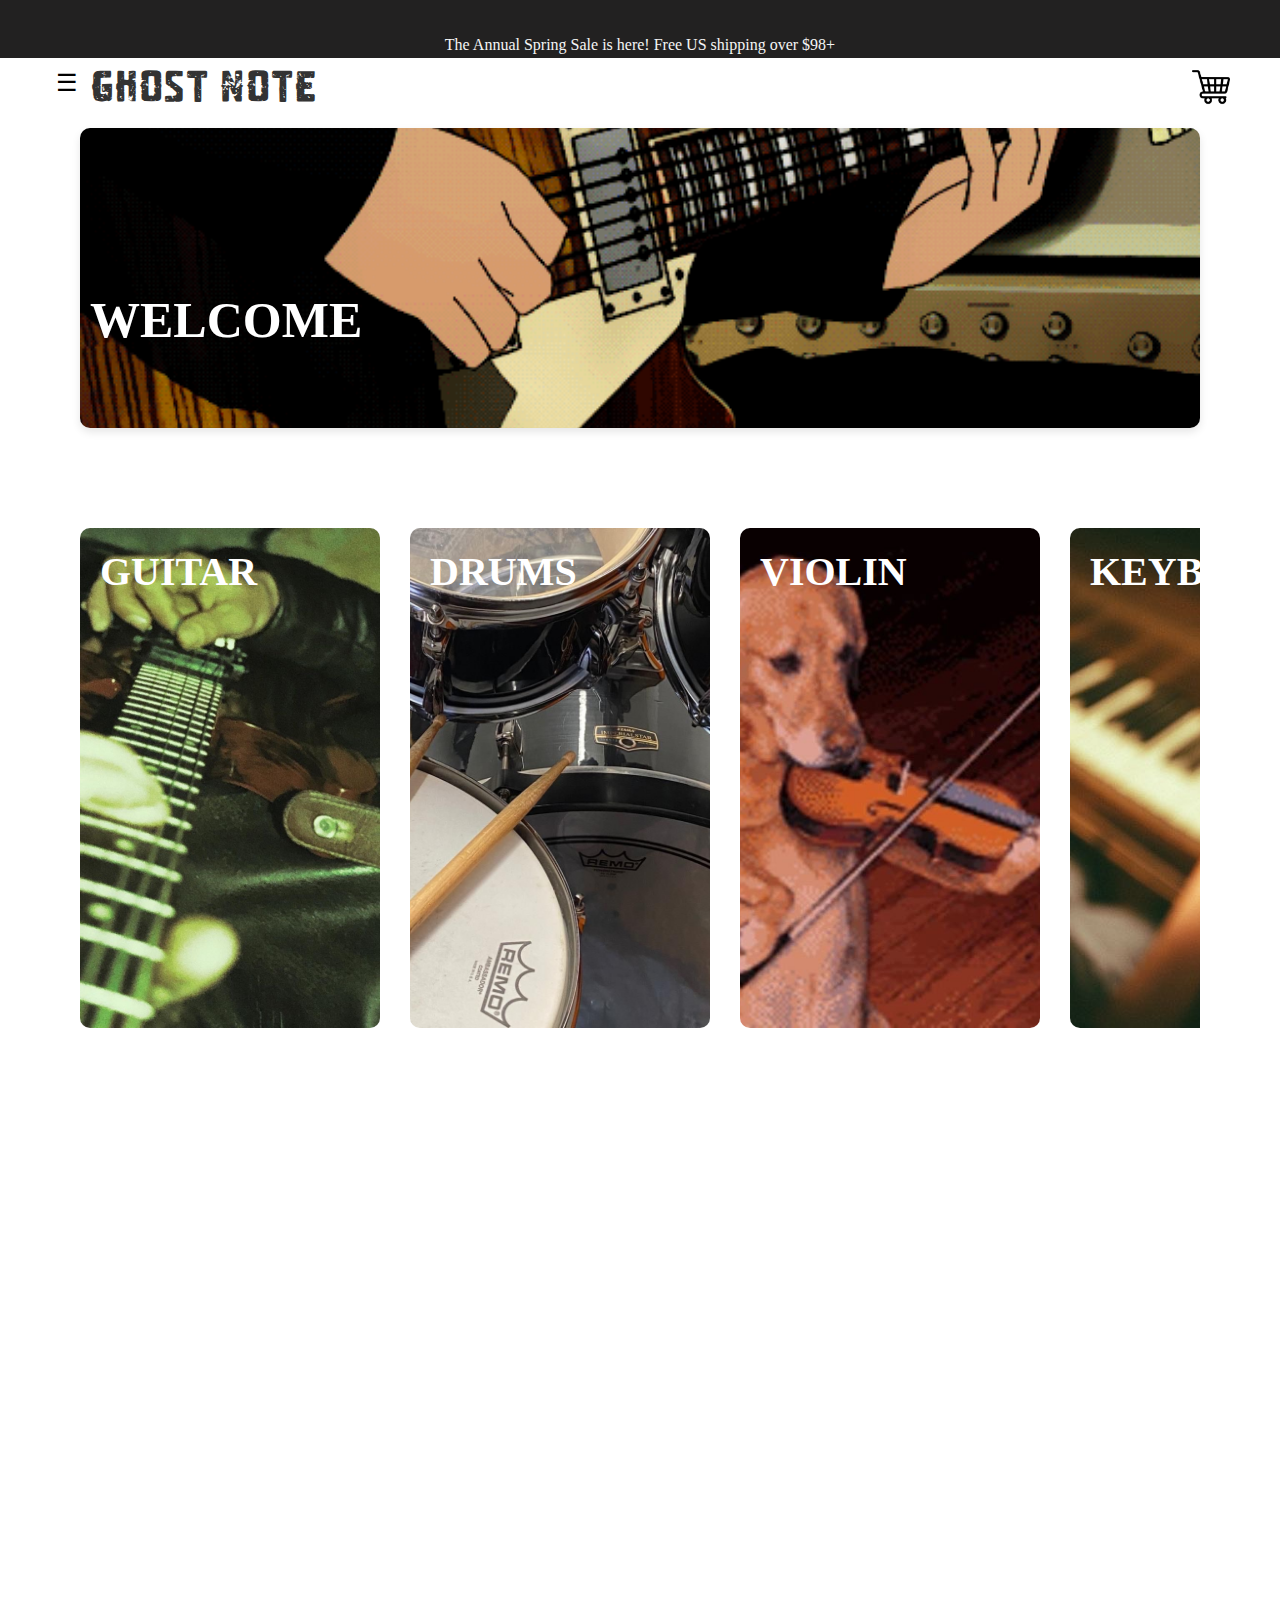
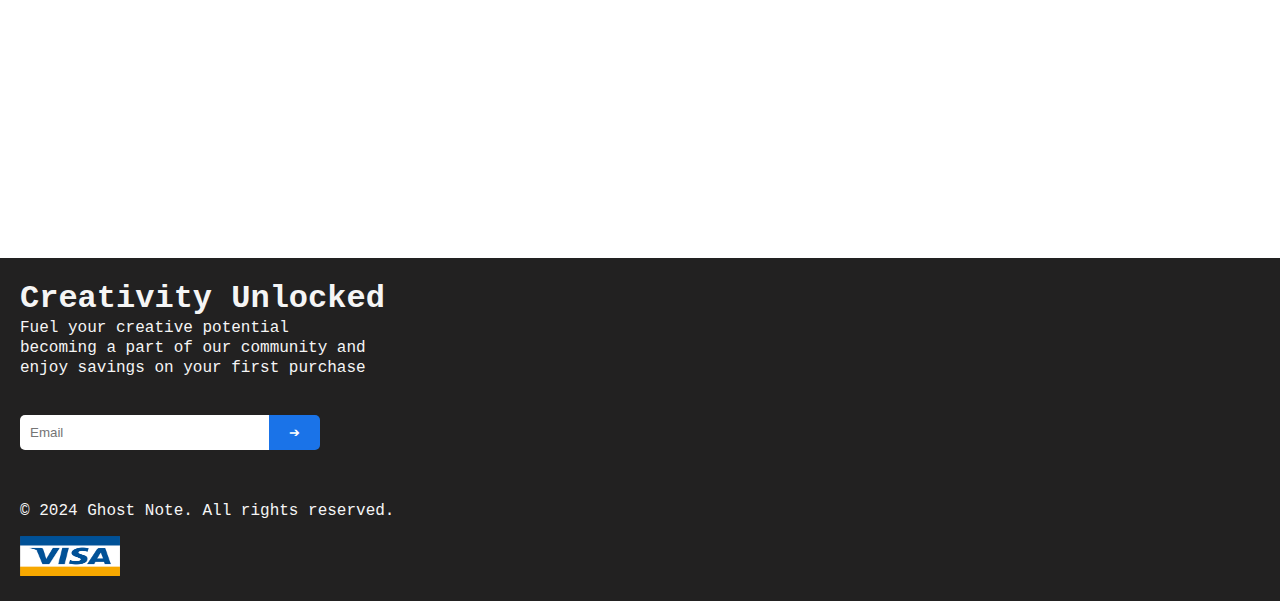
<file: index.html>
<!DOCTYPE html>
<html lang="en">
<head>
    <meta charset="UTF-8">
    <meta name="viewport" content="width=device-width, initial-scale=1.0">
    <title>Ghost Note</title>
    <link rel="stylesheet" href="style.css">
    <link rel="stylesheet" href="header_footer.css">
    <link rel="stylesheet" href="nav.css">
    <link rel="stylesheet" href="font.css">
    <link rel="stylesheet" href="sidebar.css">
    <link rel="stylesheet" href="product_promo.css">
    <link rel="stylesheet" href="categories.css">

</head>
<body>
    <div id="header">
        <p>The Annual Spring Sale is here! Free US shipping over $98+</p>
    </div>
    <div id="sidebar" class="sidebar">
        <div class="sidebar-header">
            <a href="index.html" class="sidebar-home-link">GHOST NOTE</a>
            <button class="close-button" onclick="closeSidebar()" style="color: #333;">X</button>
        </div>
        <ul id="categoryContainer"></ul>
           
        </div>
    <div id="main">
        <button class="hamburger" onclick="toggleMenu()">☰</button>
        <a href="index.html" class="home-link">GHOST NOTE</a>
        <a href="cart.html" class="cart-link"><img src="shopping-cart.png" alt="Cart"></a>
        <div id="promo-box" class="promo-box">
            <h2 id="category-header">WELCOME</h2>
            <img src="landing.gif" alt="Promotional Image" style="width: 100%; height: auto;">
        </div>
        
        <div id="categoryList"> 
            

        </div>
        <div id="BX">
            <ul>
                <li class="product-card">
                    <img src="IMG_2922.jpeg" alt="Guitar">
                    <p>GUITAR</p>
                </li>
                <li class="product-card">
                    <img src="IMG_2924.jpeg" alt="Drums">
                    <p>DRUMS</p>
                </li>
                <li class="product-card">
                    <img src="IMG_2925.jpeg" alt="Guitar">
                    <p>VIOLIN</p>
                </li>
                <li class="product-card">
                    <img src="IMG_2923.jpeg" alt="Guitar">
                    <p>KEYBOARD</p>
                </li>
                <li class="product-card">
                    <img src="IMG_2926.jpeg" alt="Guitar">
                    <p>ACCESSORIES</p>
                </li>
            </ul>
        </div>
        
    </div>
    
    <div id="footer">
        <div id="emailform">
            <h1>Creativity Unlocked</h1>
            <p>Fuel your creative potential</p>
            <p> becoming a part of our community and </p>
            <p>enjoy savings on your first purchase</p>
            <br>
            <br>
            <form action="/subscribe" method="post">
                <div class="email-form-group">
                    <input type="email" name="email" placeholder="Email" required>
                    <button type="submit">➔</button>
                </div>
            </form>
        </div>
        <br>
        <br>
        <div class="footer-content">
            <p>© 2024 Ghost Note. All rights reserved.</p>
            <div class="right-links">
                <img src="visa.jpg" alt="Your Image Description" class="footer-image" />
            </div>
        </div>
        
    </body>
    </div>
    <script src="script.js"></script>
    <script src="categories.js"></script>
    <script src="products.js"></script>
    <script src="cart.js"></script>
</body>
</html>
</file>
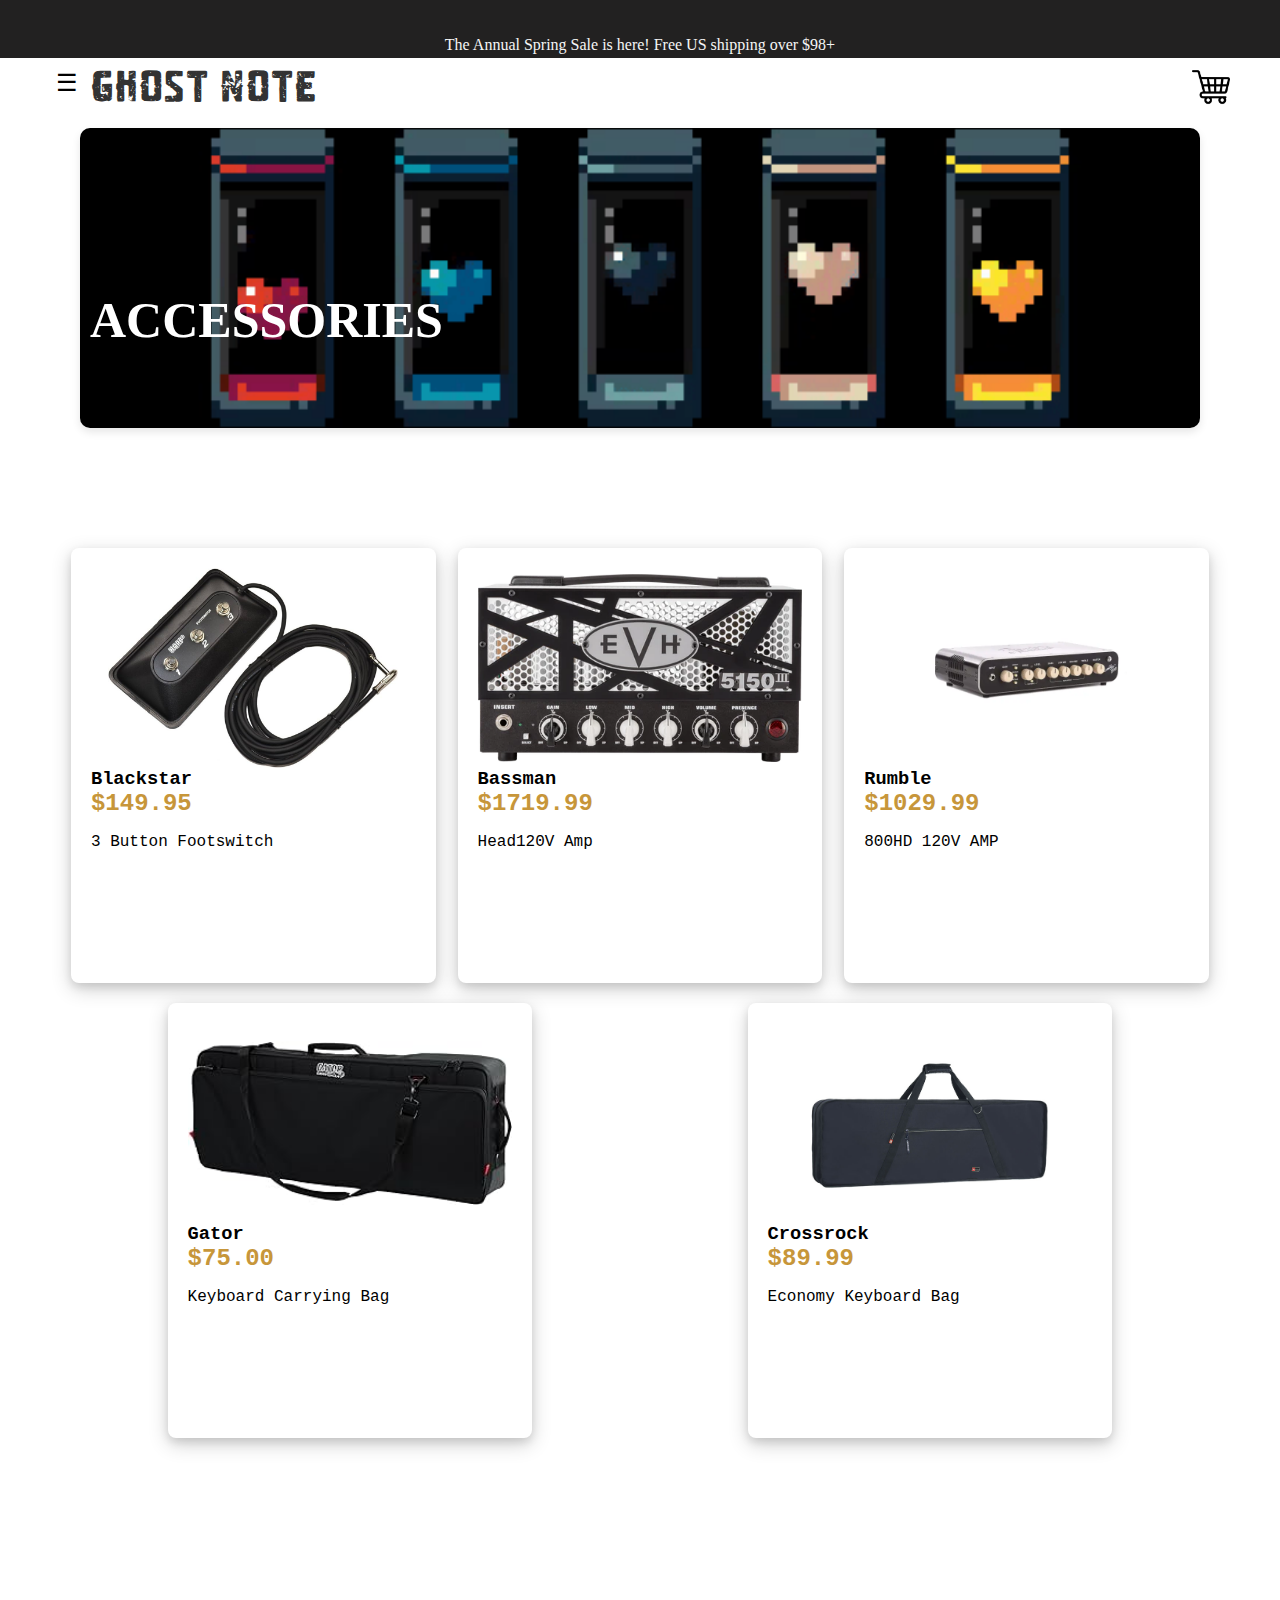
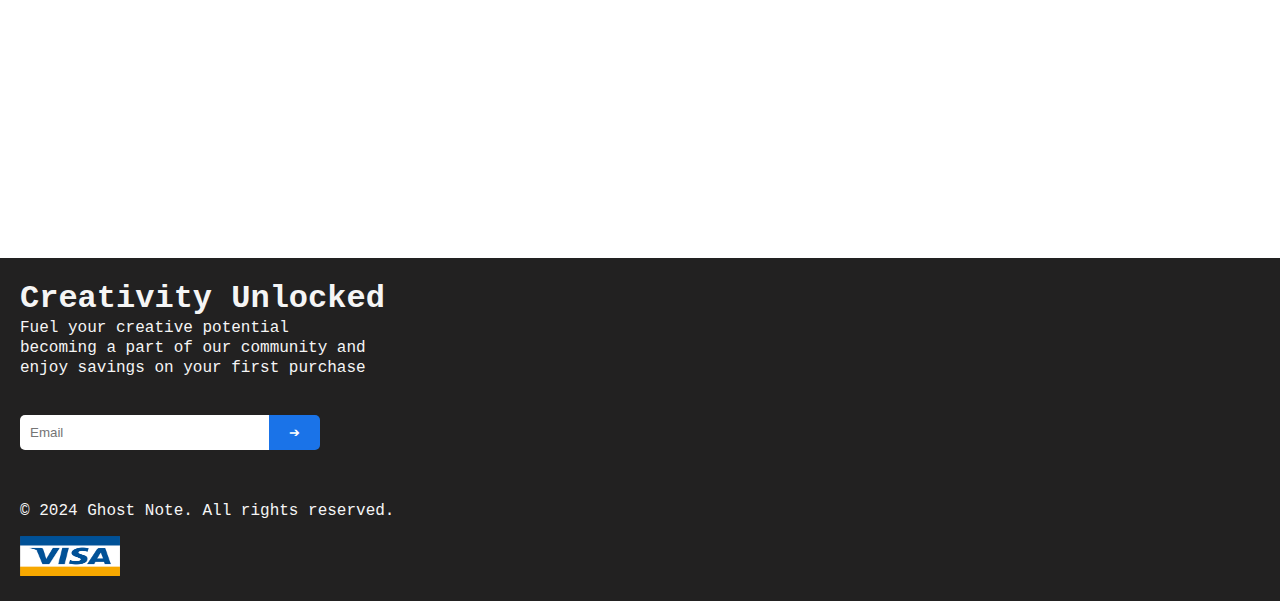
<file: accessories.html>
<!DOCTYPE html>
<html lang="en">
<head>
    <meta charset="UTF-8">
    <meta name="viewport" content="width=device-width, initial-scale=1.0">
    <title>Ghost Note - Accessories</title>
    <link rel="stylesheet" href="style.css">
    <link rel="stylesheet" href="header_footer.css">
    <link rel="stylesheet" href="nav.css">
    <link rel="stylesheet" href="font.css">
    <link rel="stylesheet" href="sidebar.css">
    <link rel="stylesheet" href="product_promo.css">
    <link rel="stylesheet" href="categories.css">
    <link rel="stylesheet" href="newpage.css">
</head>
<body>
    <div id="header">
        <p>The Annual Spring Sale is here! Free US shipping over $98+</p>
    </div>
    <div id="sidebar" class="sidebar">
        <div class="sidebar-header">
            <a href="index.html" class="sidebar-home-link">GHOST NOTE</a>
            <button class="close-button" onclick="closeSidebar()">X</button>
        </div>
        <ul id="categoryContainer"> </ul>
    </div>
    <div id="main">
        <button class="hamburger" onclick="toggleMenu()">☰</button>
        <a href="index.html" class="home-link">GHOST NOTE</a>
        <a href="cart.html" class="cart-link"><img src="shopping-cart.png" alt="Cart"></a>
        <div id="promo-box" class="promo-box">
            <h2 id="category-header">ACCESSORIES</h2>
            <img src="accessories.GIF" alt="Promotional Image" style="width: 100%; height: auto;">
        </div>

        <div class="card-container">
            <div class="card" onclick="goToProduct('blackstar.html')">
                <img src="blackstar.jpg" alt="blackstar">
                <h3>Blackstar</h3>
                <h2>$149.95</h2>
                <p>3 Button Footswitch</p>
                <button class="add-to-cart" onclick="addToCart({ id: 'AC75', name: 'Blackstar', price: 14995 })">Add to Cart</button>
            </div>
            <div class="card" onclick="addToCart({ id: 'AC76', name: 'Bassman', price: 171999 })">
                <img src="bassman.jpg" alt="blackstar">
                <h3>Bassman</h3>
                <h2>$1719.99</h2>
                <p>Head120V Amp</p>
                <button class="add-to-cart">Add to Cart</button>
            </div>
            <div class="card" onclick="addToCart({ id: 'AC77', name: 'Rumble', price: 102999 })">
                <img src="rumble1.jpg" alt="blackstar">
                <h3>Rumble</h3>
                <h2>$1029.99</h2>
                <p>800HD 120V AMP</p>
                <button class="add-to-cart">Add to Cart</button>
            </div>
            <div class="card" onclick="addToCart({ id: 'AC78', name: 'Gator', price: 7500 })">
                <img src="gator.jpg" alt="blackstar">
                <h3>Gator</h3>
                <h2>$75.00</h2>
                <p>Keyboard Carrying Bag</p>
                <button class="add-to-cart">Add to Cart</button>
            </div>
            <div class="card" onclick="addToCart({ id: 'AC79', name: 'Crossrock', price: 8999 })">
                <img src="crossrock.jpg" alt="blackstar">
                <h3>Crossrock</h3>
                <h2>$89.99</h2>
                <p>Economy Keyboard Bag</p>
                <button class="add-to-cart">Add to Cart</button>
            </div>
        </div>
        
            
        </div>
        
        <div id="categoryList"> </div>
    </div>
    
    <div id="footer">
        <div id="emailform">
            <h1>Creativity Unlocked</h1>
            <p>Fuel your creative potential</p>
            <p> becoming a part of our community and </p>
            <p>enjoy savings on your first purchase</p>
            <br>
            <br>
            <form action="/subscribe" method="post">
                <div class="email-form-group">
                    <input type="email" name="email" placeholder="Email" required>
                    <button type="submit">➔</button>
                </div>
            </form>
        </div>
        <br>
        <br>
        <div class="footer-content">
            <p>© 2024 Ghost Note. All rights reserved.</p>
            <img src="visa.jpg" alt="Your Image Description" class="footer-image" />
        </div>
    </div>
    <script src="script.js"></script>
    <script src="products.js"></script>
    <script src="categories.js"></script>
    <script src="cart.js"></script>
    <script>    
             function goToProduct(productPage) {
            window.location.href = productPage;
        }
        
    </script>
    
    
</body>
</html>
</file>
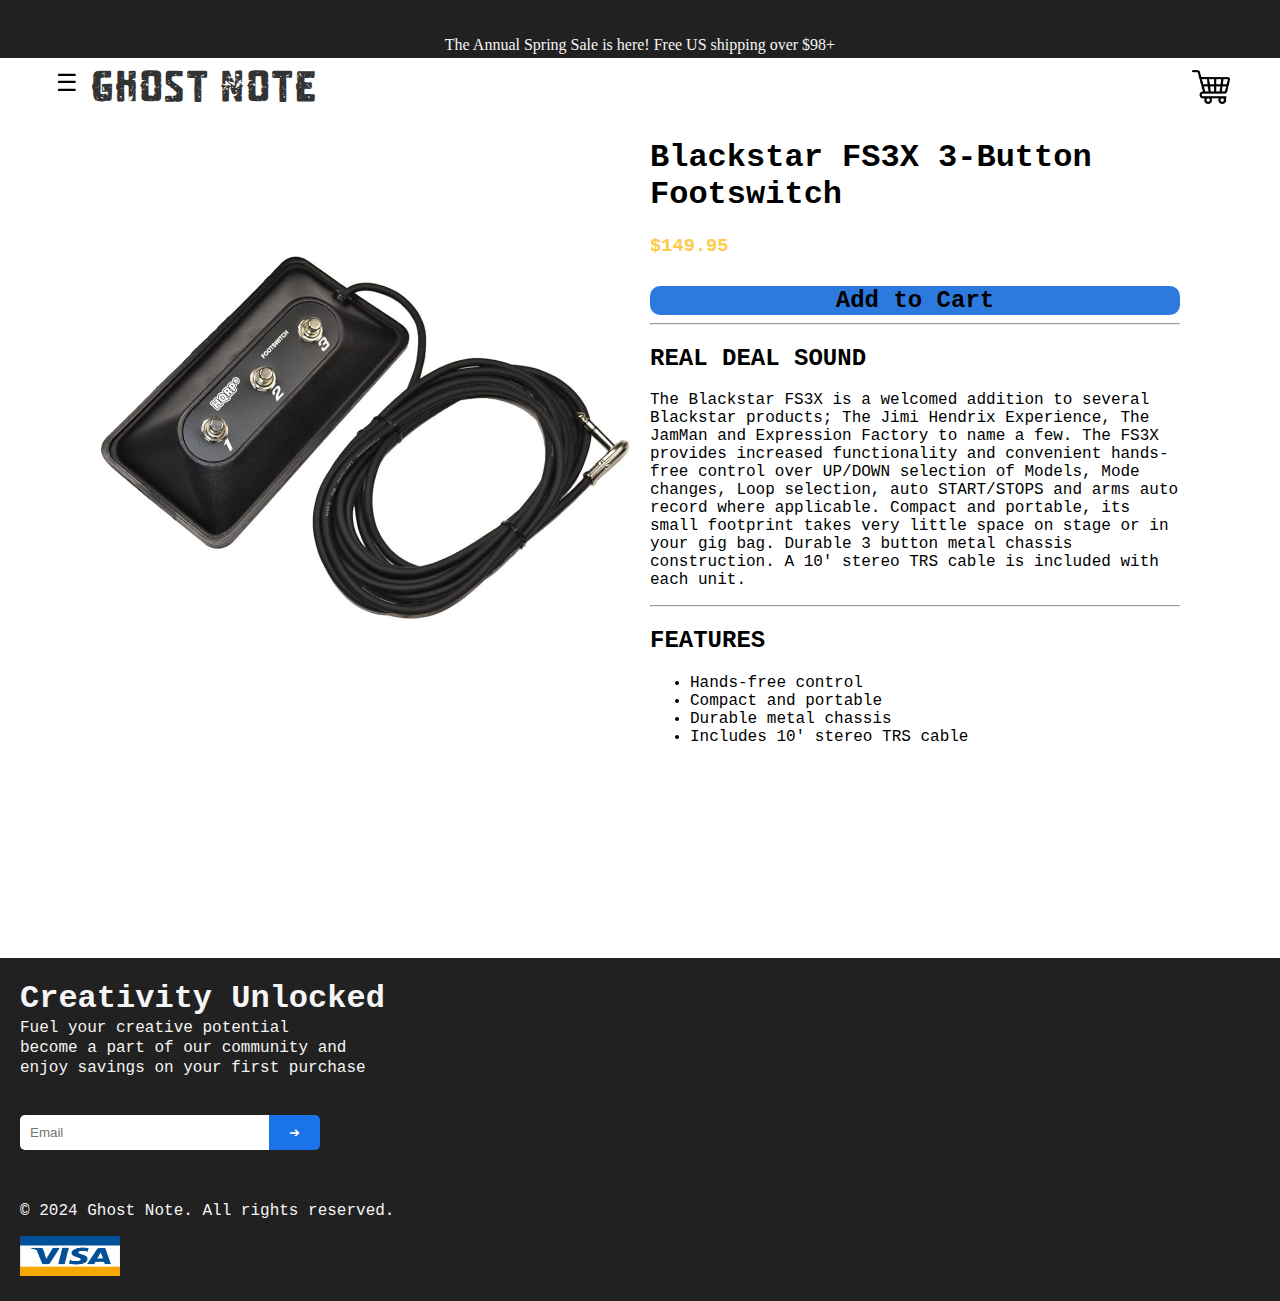
<file: blackstar.html>
<!DOCTYPE html>
<html lang="en">
<head>
    <meta charset="UTF-8">
    <meta name="viewport" content="width=device-width, initial-scale=1.0">
    <title>Ghost Note - Blackstar</title>
    <link rel="stylesheet" href="style.css">
    <link rel="stylesheet" href="header_footer.css">
    <link rel="stylesheet" href="nav.css">
    <link rel="stylesheet" href="font.css">
    <link rel="stylesheet" href="sidebar.css">
    <link rel="stylesheet" href="categories.css">
</head>
<body>
    <div id="header">
        <p>The Annual Spring Sale is here! Free US shipping over $98+</p>
    </div>
    <div id="sidebar" class="sidebar">
        <div class="sidebar-header">
            <a href="index.html" class="sidebar-home-link">GHOST NOTE</a>
            <button class="close-button" onclick="closeSidebar()">X</button>
        </div>
        <ul id="categoryContainer"> </ul>
    </div>
    <div id="main">
        <button class="hamburger" onclick="toggleMenu()">☰</button>
        <a href="index.html" class="home-link">GHOST NOTE</a>
        <a href="cart.html" class="cart-link"><img src="shopping-cart.png" alt="Cart"></a>
        <div id="Fender">
            <div class="image-container">
                <img src="blackstar.jpg" alt="BlackStar">
            </div>
            <div class="info-container">
                <h1>Blackstar FS3X 3-Button Footswitch 
                </h1>
                <h3>$149.95</h3>
                <button class="add-to-cart" id="fdbut">Add to Cart</button>
                <hr>
                <h2>REAL DEAL SOUND</h2>
                <p>The Blackstar FS3X is a welcomed addition to several Blackstar products; The Jimi Hendrix Experience, The JamMan and Expression Factory to name a few.
                The FS3X provides increased functionality and convenient hands-free control over UP/DOWN selection of Models, Mode changes, Loop selection, auto START/STOPS and arms auto record where applicable. Compact and portable, its small footprint takes very little space on stage or in your gig bag. Durable 3 button metal chassis construction. A 10′ stereo TRS cable is included with each unit.</p>
                <hr>
                <h2>FEATURES</h2>
                <ul>
                    <li>Hands-free control</li>
                    <li>Compact and portable</li>
                    <li>Durable metal chassis</li>
                    <li>Includes 10′ stereo TRS cable</li>
                </ul>
            </div>
        </div>
        
        <div id="categoryList"> </div>
    </div>
    
    <div id="footer">
        <div id="emailform">
            <h1>Creativity Unlocked</h1>
            <p>Fuel your creative potential</p>
            <p>become a part of our community and</p>
            <p>enjoy savings on your first purchase</p>
            <br>
            <br>
            <form action="/subscribe" method="post">
                <div class="email-form-group">
                    <input type="email" name="email" placeholder="Email" required>
                    <button type="submit">➔</button>
                </div>
            </form>
        </div>
        <br>
        <br>
        <div class="footer-content">
            <p>© 2024 Ghost Note. All rights reserved.</p>
            <img src="visa.jpg" alt="Your Image Description" class="footer-image" />
        </div>
    </div>
    <script src="script.js"></script>
    <script src="products.js"></script>
    <script src="categories.js"></script>
    <script src="cart.js"></script>
<style>
#main{
    height: 100%;
}
#Fender {
    font-family: 'Courier New', Courier, monospace;
    padding: 40px;
    overflow: hidden; 
    display: flex; 
    align-items: center; 
}

.image-container {
    flex: 1; 
    text-align: center; 
    padding-right: 20px; 
}

.image-container img {
    max-width: 100%; 
    height: auto; 
}

.info-container {
    flex: 1;
}

.info-container h3{
    color: #ffca45;
}

#fdbut {
    background-color: #2d7adf;
    height: 15%;
    width: 100%;
    border-radius: 10px;
    border: none;
    font-size: 24px;
    font-family: 'Courier New', Courier, monospace;
    font-weight: bold;
    margin-top: 10px;
}

</style>
</body>
</html>
</file>
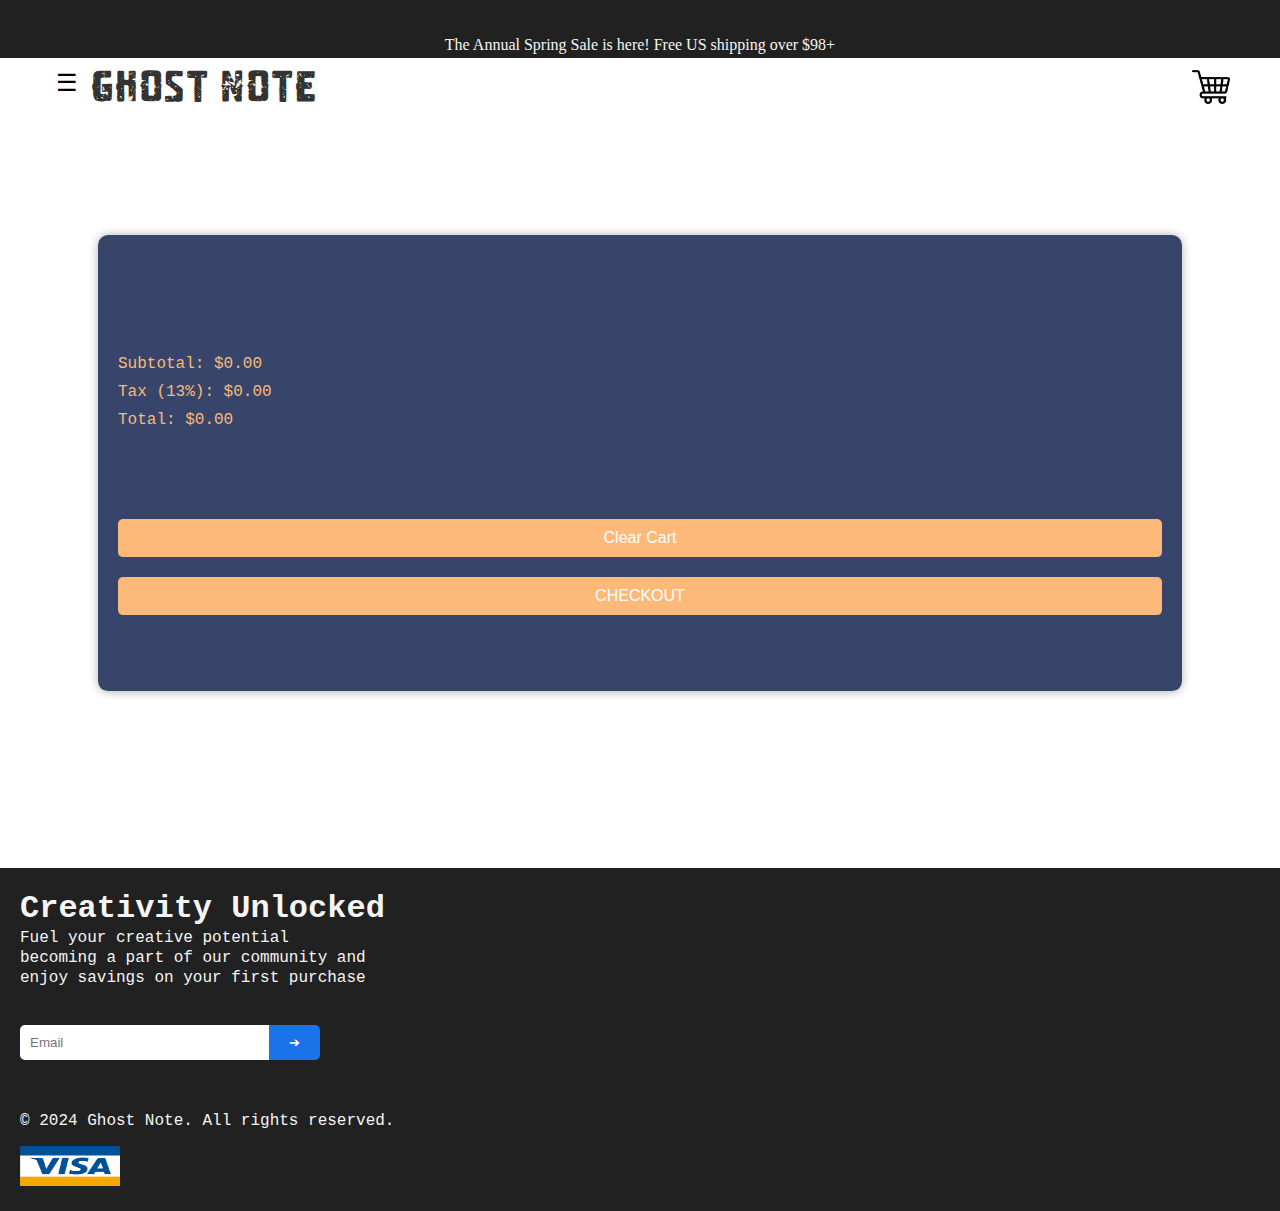
<file: cart.html>
<!DOCTYPE html>
<html lang="en">
<head>
    <meta charset="UTF-8">
    <meta name="viewport" content="width=device-width, initial-scale=1.0">
    <title>Ghost Note - Cart</title>
    <link rel="stylesheet" href="style.css">
    <link rel="stylesheet" href="header_footer.css">
    <link rel="stylesheet" href="nav.css">
    <link rel="stylesheet" href="font.css">
    <link rel="stylesheet" href="sidebar.css">
    <link rel="stylesheet" href="product_promo.css">
    <link rel="stylesheet" href="categories.css">
    <link rel="stylesheet" href="cart.css">
</head>
<body>
    <div id="header">
        <p>The Annual Spring Sale is here! Free US shipping over $98+</p>
    </div>
    <div id="sidebar" class="sidebar">
        <div class="sidebar-header">
            <a href="index.html" class="sidebar-home-link">GHOST NOTE</a>
            <button class="close-button" onclick="closeSidebar()">X</button>
        </div>
        <ul id="categoryContainer"> </ul>
    </div>

    
    <div id="main">
        <button class="hamburger" onclick="toggleMenu()">☰</button>
        <a href="index.html" class="home-link">GHOST NOTE</a>
        <a href="cart.html" class="cart-link"><img src="shopping-cart.png" alt="Cart"></a>
        
        <div id="main">
            <!-- Sidebar, header, and other elements -->
            <div id="summary">
                <div id="cart-items" class="cart-items">
                    <!-- Cart items will be dynamically added here -->
                </div>
                <div id="subtotal">Subtotal: $0.00</div>
                <div id="tax">Tax (13%): $0.00</div>
                <div id="total">Total: $0.00</div>
                <button id="clear-cart-button" onclick="clearCart()">Clear Cart</button>
                <button id="checkout-button" onclick="checkout()">CHECKOUT</button>
            </div>
        </div>
        
        
        <div id="categoryList"> </div>
    </div>
    <div id="footer">
        <div id="emailform">
            <h1>Creativity Unlocked</h1>
            <p>Fuel your creative potential</p>
            <p> becoming a part of our community and </p>
            <p>enjoy savings on your first purchase</p>
            <br>
            <br>
            <form action="/subscribe" method="post">
                <div class="email-form-group">
                    <input type="email" name="email" placeholder="Email" required>
                    <button type="submit">➔</button>
                </div>
            </form>
        </div>
        <br>
        <br>
        <div class="footer-content">
            <p>© 2024 Ghost Note. All rights reserved.</p>
            <img src="visa.jpg" alt="Your Image Description" class="footer-image" />
        </div>
    </div>
    <script src="cart.js"></script>
    <script src="script.js"></script>
</body>
</html>
</file>
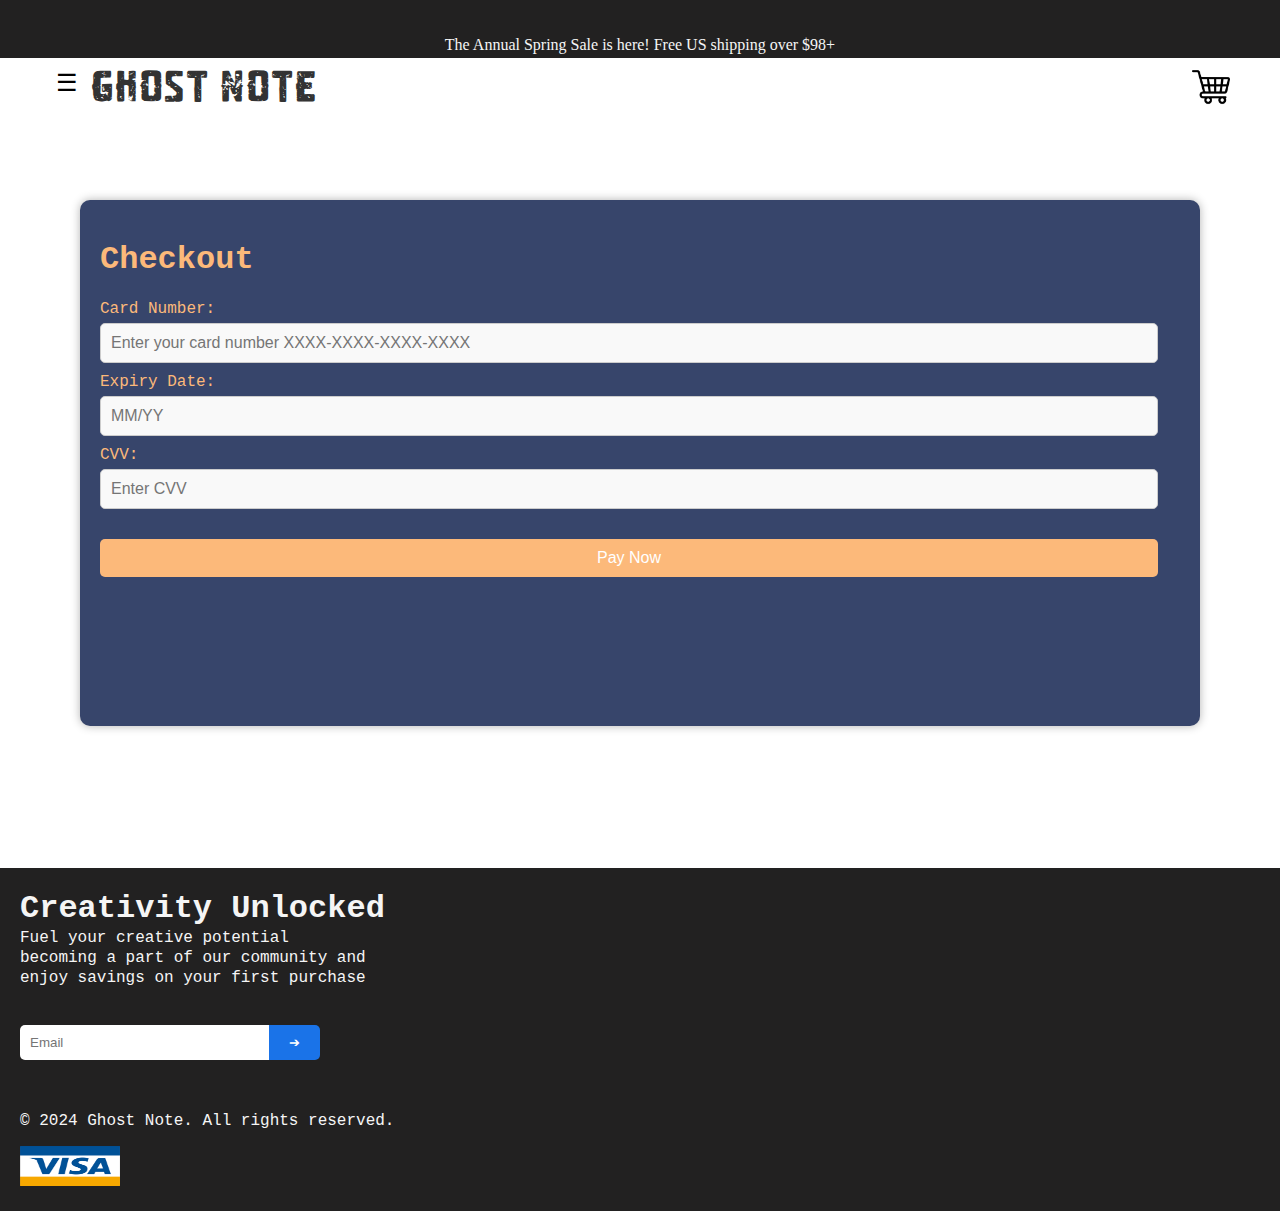
<file: checkout.html>
<!DOCTYPE html>
<html lang="en">
<head>
    <meta charset="UTF-8">
    <meta name="viewport" content="width=device-width, initial-scale=1.0">
    <title>Ghost Note - checkout</title>
    <link rel="stylesheet" href="style.css">
    <link rel="stylesheet" href="header_footer.css">
    <link rel="stylesheet" href="nav.css">
    <link rel="stylesheet" href="font.css">
    <link rel="stylesheet" href="sidebar.css">
    <link rel="stylesheet" href="product_promo.css">
    <link rel="stylesheet" href="categories.css">
    <link rel="stylesheet" href="cart.css">
    <link rel="stylesheet" href="checkout.css">
</head>
<body>
    <div id="header">
        <p>The Annual Spring Sale is here! Free US shipping over $98+</p>
    </div>
    <div id="sidebar" class="sidebar">
        <div class="sidebar-header">
            <a href="index.html" class="sidebar-home-link">GHOST NOTE</a>
            <button class="close-button" onclick="closeSidebar()">X</button>
        </div>
        <ul id="categoryContainer"> </ul>
    </div>

    
    <div id="main">
        <button class="hamburger" onclick="toggleMenu()">☰</button>
        <a href="index.html" class="home-link">GHOST NOTE</a>
        <a href="cart.html" class="cart-link"><img src="shopping-cart.png" alt="Cart"></a>
         
        <div id="summary">
            <h1>Checkout</h1>
            <form id="payment-form">
                <label for="card-number">Card Number:</label>
                <input type="text" id="card-number" name="card-number" required pattern="\d{16}" maxlength="16" placeholder="Enter your card number XXXX-XXXX-XXXX-XXXX">
                <span class="error-message" id="card-number-error"></span>

                <label for="expiry-date">Expiry Date:</label>
                <input type="text" id="expiry-date" name="expiry-date" required pattern="(0[1-9]|1[0-2])\/\d{2}" placeholder="MM/YY">
                <span class="error-message" id="expiry-date-error"></span>

                <label for="cvv">CVV:</label>
                <input type="text" id="cvv" name="cvv" required pattern="\d{3}" maxlength="3" placeholder="Enter CVV">
                <span class="error-message" id="cvv-error"></span>

                <button type="submit">Pay Now</button>
            </form>
        </div>

        
        
        <div id="categoryList"> </div>
    </div>
    <div id="footer">
        <div id="emailform">
            <h1>Creativity Unlocked</h1>
            <p>Fuel your creative potential</p>
            <p> becoming a part of our community and </p>
            <p>enjoy savings on your first purchase</p>
            <br>
            <br>
            <form action="/subscribe" method="post">
                <div class="email-form-group">
                    <input type="email" name="email" placeholder="Email" required>
                    <button type="submit">➔</button>
                </div>
            </form>
        </div>
        <br>
        <br>
        <div class="footer-content">
            <p>© 2024 Ghost Note. All rights reserved.</p>
            <img src="visa.jpg" alt="Your Image Description" class="footer-image" />
        </div>
    </div>
    <script src="cart.js"></script>
    <script src="script.js"></script>
    <script>
        document.addEventListener('DOMContentLoaded', function() {
    const form = document.getElementById('payment-form');

    form.addEventListener('submit', function(event) {
        event.preventDefault();
        validateForm();
    });

    function validateForm() {
        const cardNumberInput = document.getElementById('card-number');
        const expiryDateInput = document.getElementById('expiry-date');
        const cvvInput = document.getElementById('cvv');

        const cardNumberError = document.getElementById('card-number-error');
        const expiryDateError = document.getElementById('expiry-date-error');
        const cvvError = document.getElementById('cvv-error');

        const cardNumberPattern = /^\d{16}$/;
        const expiryDatePattern = /^(0[1-9]|1[0-2])\/\d{2}$/;
        const cvvPattern = /^\d{3}$/;

        cardNumberError.textContent = '';
        expiryDateError.textContent = '';
        cvvError.textContent = '';

        if (!cardNumberPattern.test(cardNumberInput.value)) {
            cardNumberError.textContent = 'Invalid card number';
            return false;
        }

        if (!expiryDatePattern.test(expiryDateInput.value)) {
            expiryDateError.textContent = 'Invalid expiry date (MM/YY)';
            return false;
        }

        if (!cvvPattern.test(cvvInput.value)) {
            cvvError.textContent = 'Invalid CVV';
            return false;
        }

        form.submit();
    }
});

    </script>
</body>
</html>
</file>
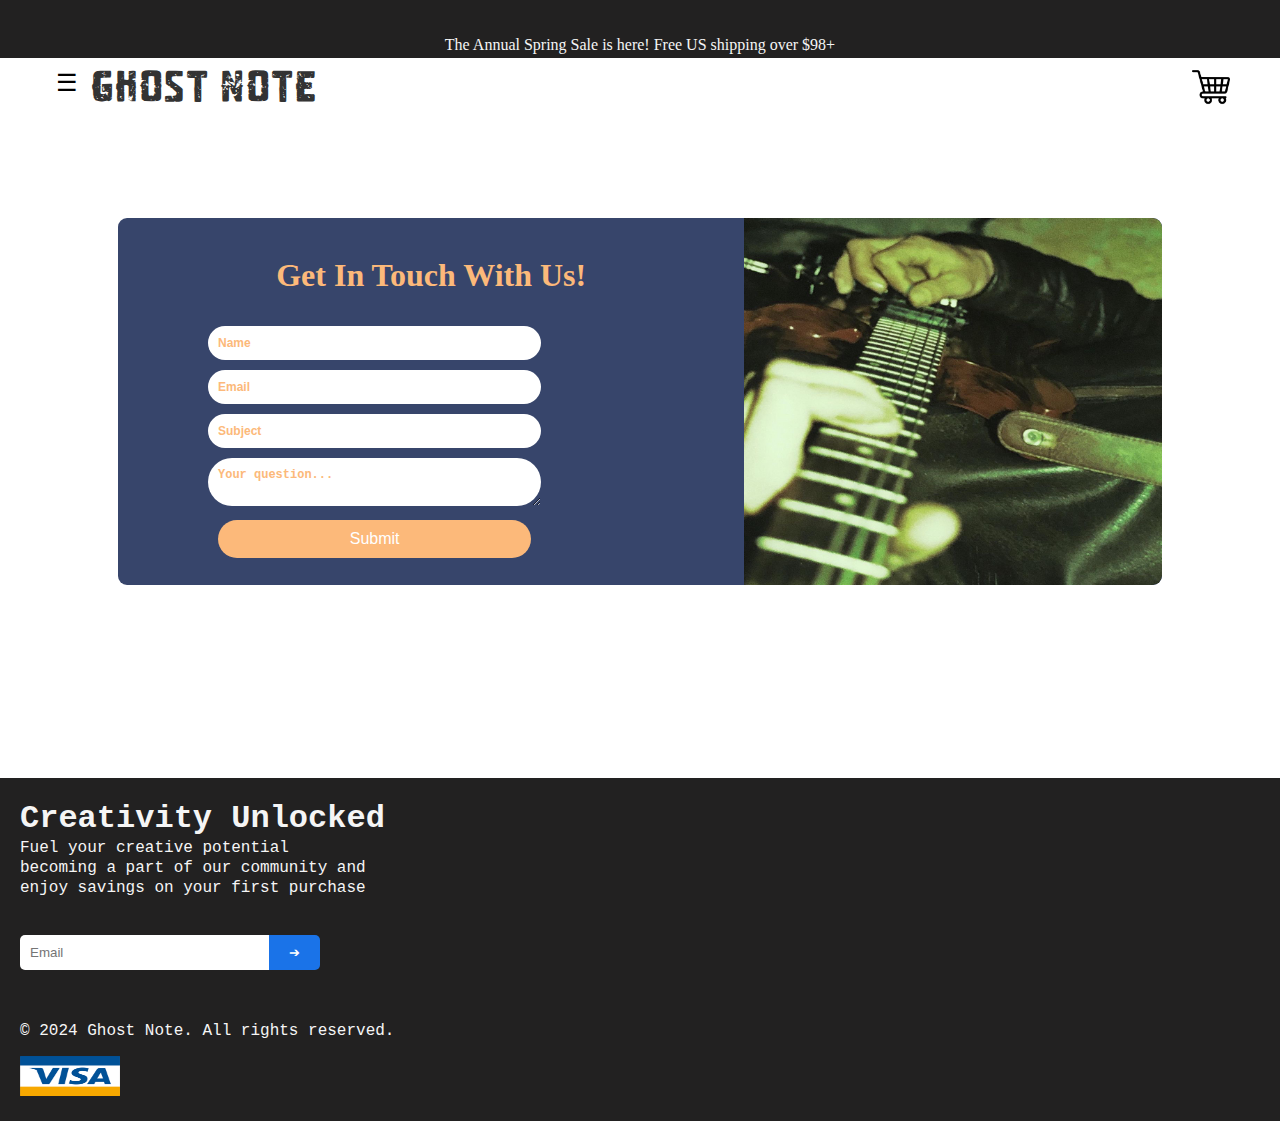
<file: contactUs.html>
<!DOCTYPE html>
<html lang="en">
<head>
    <meta charset="UTF-8">
    <meta name="viewport" content="width=device-width, initial-scale=1.0">
    <title>Ghost Note - Contact Us</title>
    <link rel="stylesheet" href="style.css">
    <link rel="stylesheet" href="header_footer.css">
    <link rel="stylesheet" href="nav.css">
    <link rel="stylesheet" href="font.css">
    <link rel="stylesheet" href="sidebar.css">
    <link rel="stylesheet" href="contactUs.css">
    <link rel="stylesheet" href="categories.css">

</head>
<body>
    <div id="header">
        <p>The Annual Spring Sale is here! Free US shipping over $98+</p>
    </div>
    <div id="sidebar" class="sidebar">
        <div class="sidebar-header">
            <a href="index.html" class="sidebar-home-link">GHOST NOTE</a>
            <button class="close-button" onclick="closeSidebar()" style="color: #333;">X</button>
        </div>
        <ul id="categoryContainer"> </ul>
    </div>
    <div id="main">
        <button class="hamburger" onclick="toggleMenu()">☰</button>
        <a href="index.html" class="home-link">GHOST NOTE</a>
        <a href="cart.html" class="cart-link"><img src="shopping-cart.png" alt="Cart"></a>
        <div id="contact-form">
            <div>
                <h1>Get In Touch With Us!</h1>
                <form action="/submit" method="post" onsubmit="return validateForm()">
                    <input type="text" id="name" name="name" placeholder="Name" required>
                    <input type="email" id="email" name="email" placeholder="Email" required>
                    <input type="text" id="subject" name="subject" placeholder="Subject" required>
                    <textarea id="question" name="question" placeholder="Your question..." required></textarea>
                    <button type="submit">Submit</button>
                </form>
            </div>
            <img src="IMG_2922.jpeg" alt="Contact Image" >
        </div>
        
        
    </div>
    
    <div id="footer">
        <div id="emailform">
            <h1>Creativity Unlocked</h1>
            <p>Fuel your creative potential</p>
            <p> becoming a part of our community and </p>
            <p>enjoy savings on your first purchase</p>
            <br>
            <br>
            <form action="/subscribe" method="post">
                <div class="email-form-group">
                    <input type="email" name="email" placeholder="Email" required>
                    <button type="submit">➔</button>
                </div>
            </form>
        </div>
        <br>
        <br>
        <div class="footer-content">
            <p>© 2024 Ghost Note. All rights reserved.</p>
            <img src="visa.jpg" alt="Your Image Description" class="footer-image" />
        </div>
    </body>
    </div>
    <script src="script.js"></script>
    <script src="categories.js"></script>
    <script src="products.js"></script>
    <script src="cart.js"></script>
    <script>
        function validateForm() {
            var name = document.getElementById('name').value;
            var email = document.getElementById('email').value;
            var subject = document.getElementById('subject').value;
            var question = document.getElementById('question').value;
        
            if (name == "" || email == "" || subject == "" || question == "") {
                alert("All fields must be filled out");
                return false;
            }
            return true;
        }
        </script>

</body>
</html>
</file>
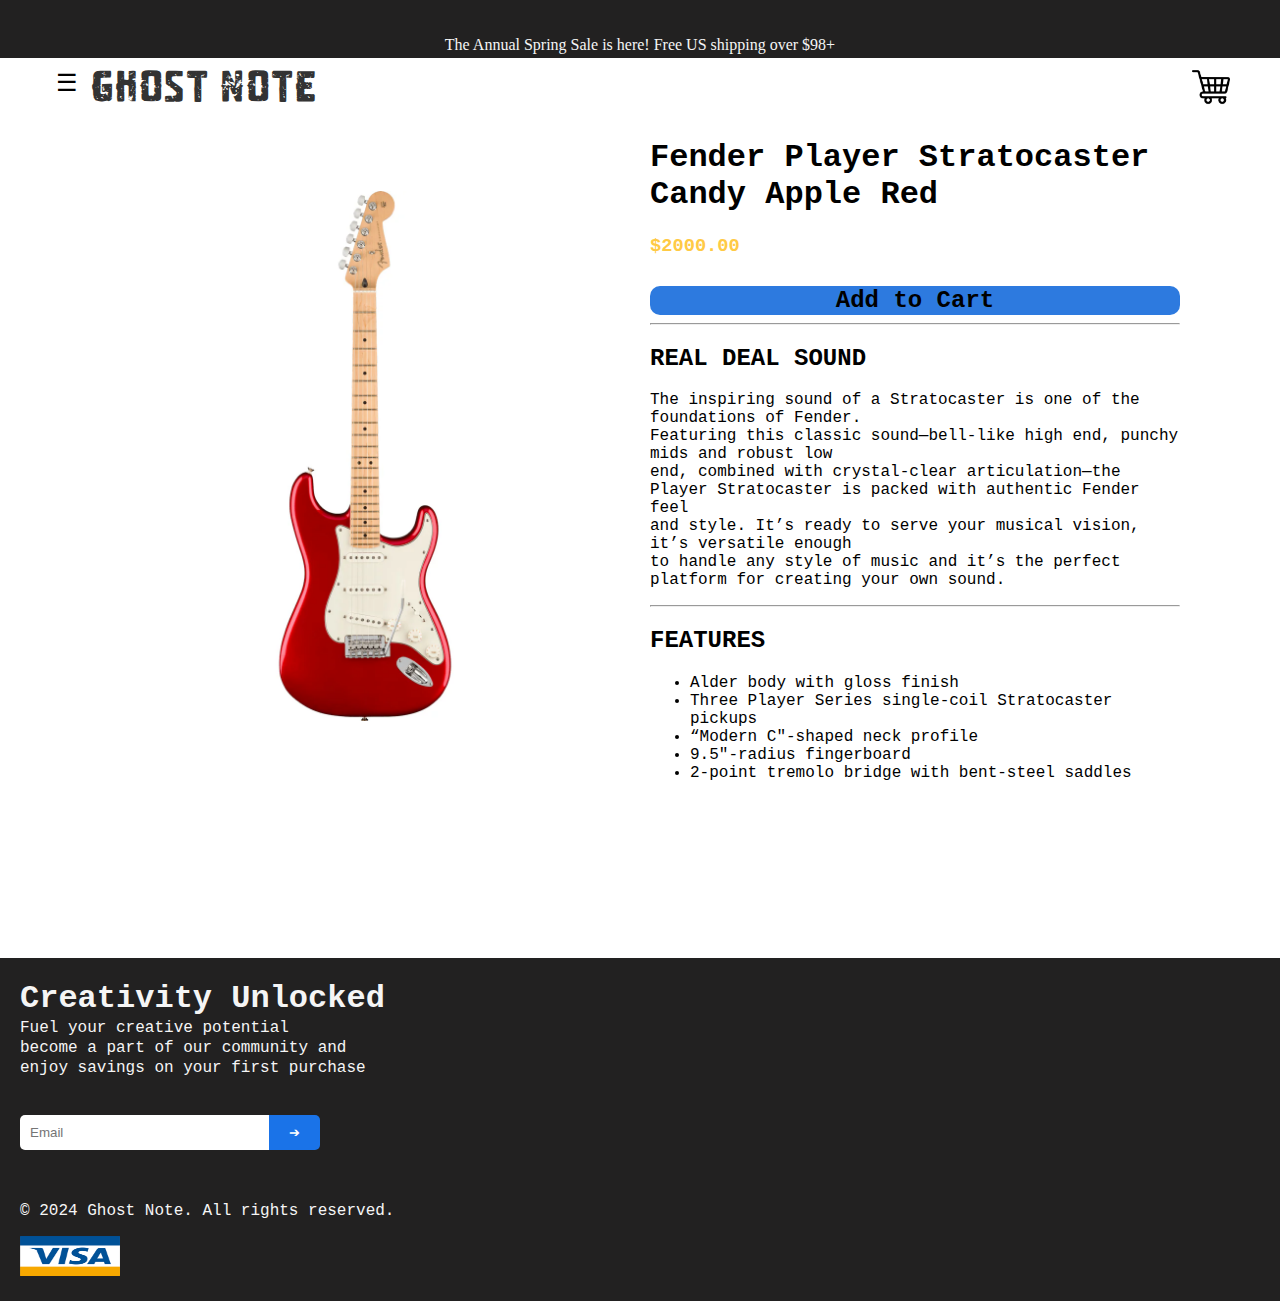
<file: fender.html>
<!DOCTYPE html>
<html lang="en">
<head>
    <meta charset="UTF-8">
    <meta name="viewport" content="width=device-width, initial-scale=1.0">
    <title>Ghost Note - Fender</title>
    <link rel="stylesheet" href="style.css">
    <link rel="stylesheet" href="header_footer.css">
    <link rel="stylesheet" href="nav.css">
    <link rel="stylesheet" href="font.css">
    <link rel="stylesheet" href="sidebar.css">
    <link rel="stylesheet" href="categories.css">
</head>
<body>
    <div id="header">
        <p>The Annual Spring Sale is here! Free US shipping over $98+</p>
    </div>
    <div id="sidebar" class="sidebar">
        <div class="sidebar-header">
            <a href="index.html" class="sidebar-home-link">GHOST NOTE</a>
            <button class="close-button" onclick="closeSidebar()">X</button>
        </div>
        <ul id="categoryContainer"> </ul>
    </div>
    <div id="main">
        <button class="hamburger" onclick="toggleMenu()">☰</button>
        <a href="index.html" class="home-link">GHOST NOTE</a>
        <a href="cart.html" class="cart-link"><img src="shopping-cart.png" alt="Cart"></a>
        <div id="Fender">
            <div class="image-container">
                <img src="Fender.jpg" alt="Fender Guitar">
            </div>
            <div class="info-container">
                <h1>Fender Player Stratocaster <br>Candy Apple Red
                </h1>
            <h3>$2000.00</h3>
                <button class="add-to-cart" id="fdbut">Add to Cart</button>
                <hr>
                <h2>REAL DEAL SOUND</h2>
               <p>The inspiring sound of a Stratocaster is one of the foundations of Fender. <br>
                 Featuring this classic sound—bell-like high end, punchy mids and robust low <br>
                end, combined with crystal-clear articulation—the Player Stratocaster is packed
                 with authentic Fender feel <br>and style. It’s ready to serve your musical vision, it’s versatile enough <br>
                  to handle any style of music and it’s the perfect platform for creating your own sound.</p>
                <hr>
                <h2>FEATURES</h2>
                <ul>
                    <li>Alder body with gloss finish</li>
                    <li>Three Player Series single-coil Stratocaster pickups</li>
                    <li>“Modern C"-shaped neck profile</li>
                    <li>9.5"-radius fingerboard</li>
                    <li>2-point tremolo bridge with bent-steel saddles</li>
                </ul>
            </div>
        </div>
        
        <div id="categoryList"> </div>
    </div>
    
    <div id="footer">
        <div id="emailform">
            <h1>Creativity Unlocked</h1>
            <p>Fuel your creative potential</p>
            <p>become a part of our community and</p>
            <p>enjoy savings on your first purchase</p>
            <br>
            <br>
            <form action="/subscribe" method="post">
                <div class="email-form-group">
                    <input type="email" name="email" placeholder="Email" required>
                    <button type="submit">➔</button>
                </div>
            </form>
        </div>
        <br>
        <br>
        <div class="footer-content">
            <p>© 2024 Ghost Note. All rights reserved.</p>
            <img src="visa.jpg" alt="Your Image Description" class="footer-image" />
        </div>
    </div>
    <script src="script.js"></script>
    <script src="products.js"></script>
    <script src="categories.js"></script>
    <script src="cart.js"></script>
<style>
#main{
    height: 100%;
}
#Fender {
    font-family: 'Courier New', Courier, monospace;
    padding: 40px;
    overflow: hidden; 
    display: flex; 
    align-items: center; 
}

.image-container {
    flex: 1; 
    text-align: center; 
    padding-right: 20px; 
}

.image-container img {
    max-width: 100%; 
    height: auto; 
}

.info-container {
    flex: 1;
}

.info-container h3{
    color: #ffca45;
}

#fdbut {
    background-color: #2d7adf;
    height: 15%;
    width: 100%;
    border-radius: 10px;
    border: none;
    font-size: 24px;
    font-family: 'Courier New', Courier, monospace;
    font-weight: bold;
    margin-top: 10px;
}

</style>
</body>
</html>
</file>
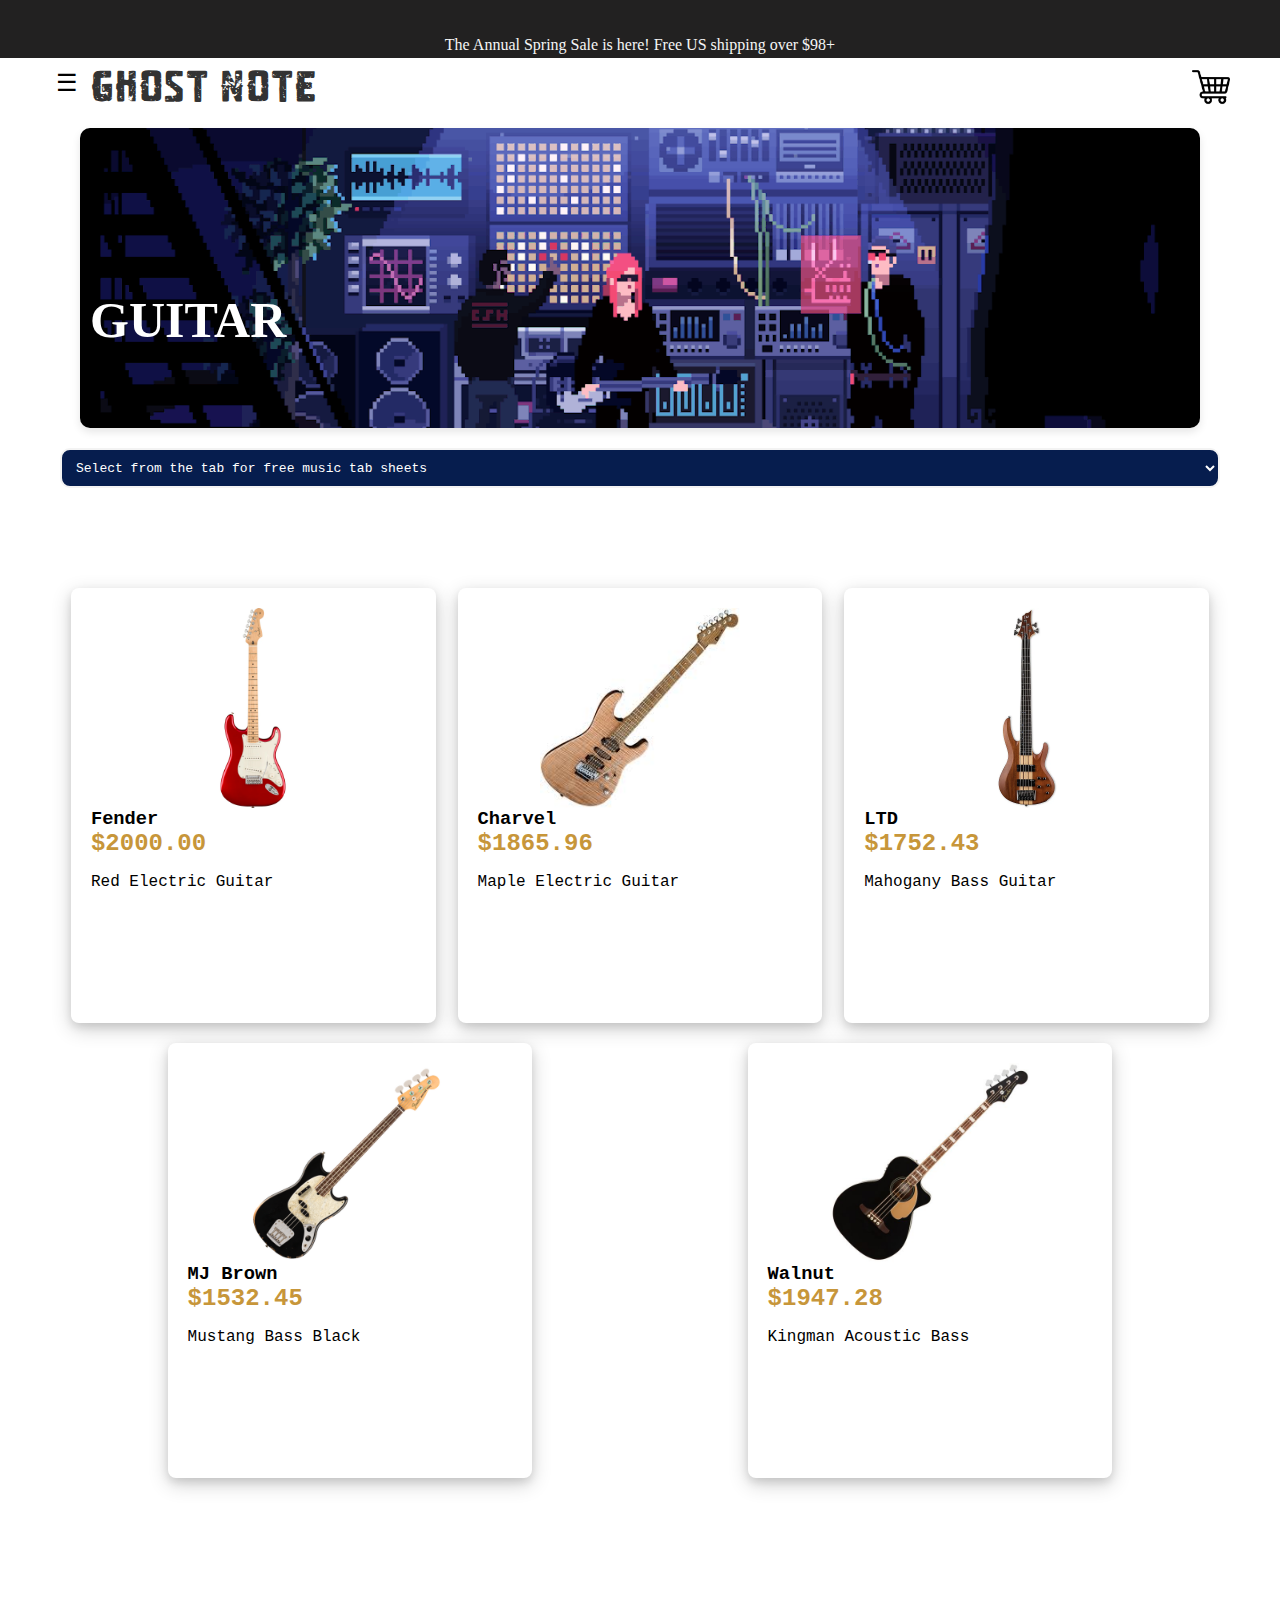
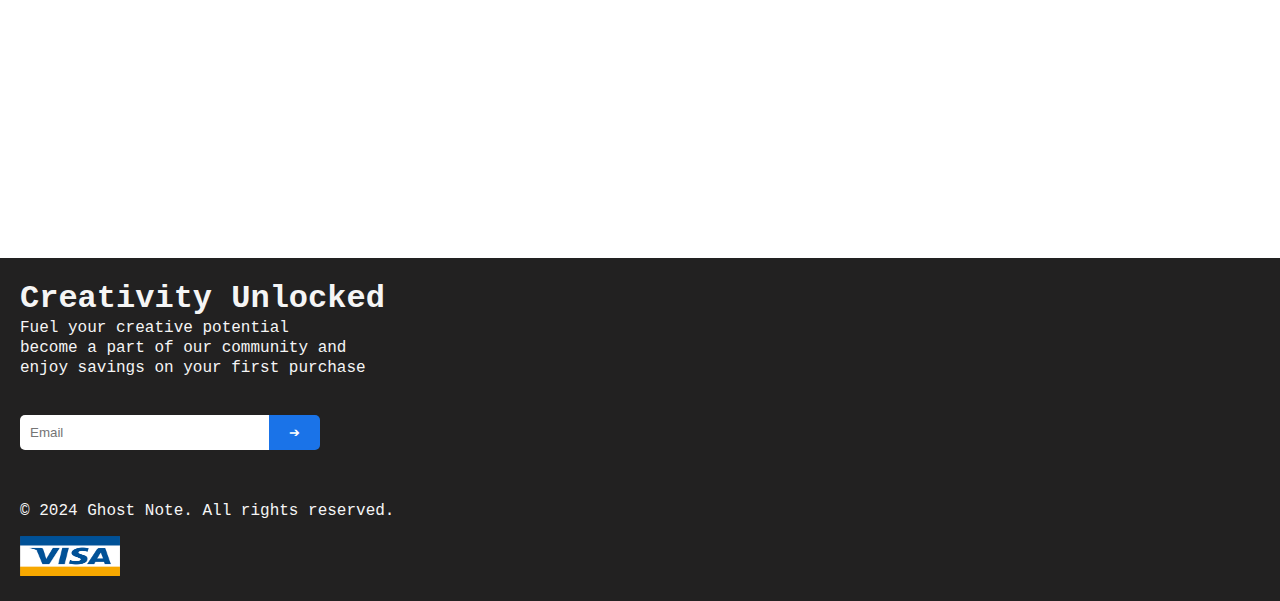
<file: guitar.html>
<!DOCTYPE html>
<html lang="en">
<head>
    <meta charset="UTF-8">
    <meta name="viewport" content="width=device-width, initial-scale=1.0">
    <title>Ghost Note - Guitar</title>
    <link rel="stylesheet" href="style.css">
    <link rel="stylesheet" href="header_footer.css">
    <link rel="stylesheet" href="nav.css">
    <link rel="stylesheet" href="font.css">
    <link rel="stylesheet" href="sidebar.css">
    <link rel="stylesheet" href="product_promo.css">
    <link rel="stylesheet" href="categories.css">
    <link rel="stylesheet" href="newpage.css">
</head>
<body>
    <div id="header">
        <p>The Annual Spring Sale is here! Free US shipping over $98+</p>
    </div>
    <div id="sidebar" class="sidebar">
        <div class="sidebar-header">
            <a href="index.html" class="sidebar-home-link">GHOST NOTE</a>
            <button class="close-button" onclick="closeSidebar()">X</button>
        </div>
        <ul id="categoryContainer"> </ul>
    </div>
    <div id="main">
        <button class="hamburger" onclick="toggleMenu()">☰</button>
        <a href="index.html" class="home-link">GHOST NOTE</a>
        <a href="cart.html" class="cart-link"><img src="shopping-cart.png" alt="Cart"></a>
        
        <div id="promo-box" class="promo-box">
            <h2 id="category-header">GUITAR</h2>
            <img src="guitar.GIF" alt="Promotional Image" style="width: 100%; height: auto;">
        </div>


        <select id="tabsDropdown" class="tabs-dropdown">
            <option>Select from the tab for free music tab sheets</option>
        </select>
        <div class="card-container">

            <div class="card" onclick="goToProduct('fender.html')">
                <img src="Fender.jpg" alt="Fender">
                <h3>Fender</h3>
                <h2>$2000.00</h2>
                <p>Red Electric Guitar</p>
                <button class="add-to-cart" onclick="addToCart({ id: 'G01', name: 'Fender', price: 200000 })">Add to Cart</button>
            </div>
            <div class="card">
                <img src="charvel1.jpg" alt="Charvel">
                <h3>Charvel</h3>
                <h2>$1865.96</h2>
                <p>Maple Electric Guitar</p>
                <button class="add-to-cart" onclick="addToCart({ id: 'G03', name: 'Charvel', price: 186596 })">Add to Cart</button>
            </div>
            <div class="card">
                <img src="LTD.jpg" alt="LTD">
                <h3>LTD</h3>
                <h2>$1752.43</h2>
                <p>Mahogany Bass Guitar</p>
                <button class="add-to-cart" onclick="addToCart({ id: 'G05', name: 'LTD', price: 175243 })">Add to Cart</button>
            </div>
            <div class="card">
                <img src="mjbrown.jpg" alt="MJ Brown">
                <h3>MJ Brown</h3>
                <h2>$1532.45</h2>
                <p>Mustang Bass Black</p>
                <button class="add-to-cart" onclick="addToCart({ id: 'G07', name: 'MJ Brown', price: 153245 })">Add to Cart</button>
            </div>
            <div class="card">
                <img src="walnut.jpg" alt="Walnut">
                <h3>Walnut</h3>
                <h2>$1947.28</h2>
                <p>Kingman Acoustic Bass</p>
                <button class="add-to-cart" onclick="addToCart({ id: 'G09', name: 'Walnut', price: 194728 })">Add to Cart</button>
            </div>
        </div>
        
        <div id="categoryList"> </div>
    </div>
    
    <div id="footer">
        <div id="emailform">
            <h1>Creativity Unlocked</h1>
            <p>Fuel your creative potential</p>
            <p>become a part of our community and</p>
            <p>enjoy savings on your first purchase</p>
            <br>
            <br>
            <form action="/subscribe" method="post">
                <div class="email-form-group">
                    <input type="email" name="email" placeholder="Email" required>
                    <button type="submit">➔</button>
                </div>
            </form>
        </div>
        <br>
        <br>
        <div class="footer-content">
            <p>© 2024 Ghost Note. All rights reserved.</p>
            <img src="visa.jpg" alt="Your Image Description" class="footer-image" />
        </div>
    </div>
    <script src="script.js"></script>
    <script src="products.js"></script>
    <script src="categories.js"></script>
    <script src="cart.js"></script>
    <script>
         function goToProduct(productPage) {
            window.location.href = productPage;
        }

        document.addEventListener('DOMContentLoaded', function() {
    fetchGuitarTabs();
});

function fetchGuitarTabs() {
    const url = 'https://www.songsterr.com/a/ra/songs.json?pattern=Guitar';
    fetch(url)
        .then(response => response.json())
        .then(data => populateTabsDropdown(data))
        .catch(error => console.error('Error fetching guitar tabs:', error));
}

function populateTabsDropdown(tabs) {
    const dropdown = document.getElementById('tabsDropdown');
    dropdown.onchange = function() {
        const selectedTabId = this.value;
        if (selectedTabId) {
            window.open(`http://www.songsterr.com/a/wa/song?id=${selectedTabId}`, '_blank');
        }
    };

    tabs.forEach(tab => {
        const option = new Option(`${tab.title} by ${tab.artist.name}`, tab.id);
        dropdown.appendChild(option);
    });
}
    </script>
    <style>
.tabs-dropdown {
    width: 100%; 
    height: 40px;
    padding: 5px 10px; 
    font-family: 'Courier New', Courier, monospace;
    font-size: 13px; 
    background-color: rgb(6, 29, 78);
    border-radius: 10px;
    border: 2px solid #f3f3f3;
    color: white;
    cursor: pointer; 
}


.tabs-dropdown option {
    padding: 10px; 
    background: rgb(164, 130, 192); 
    color: black;
}

    </style>
</body>
</html>
</file>
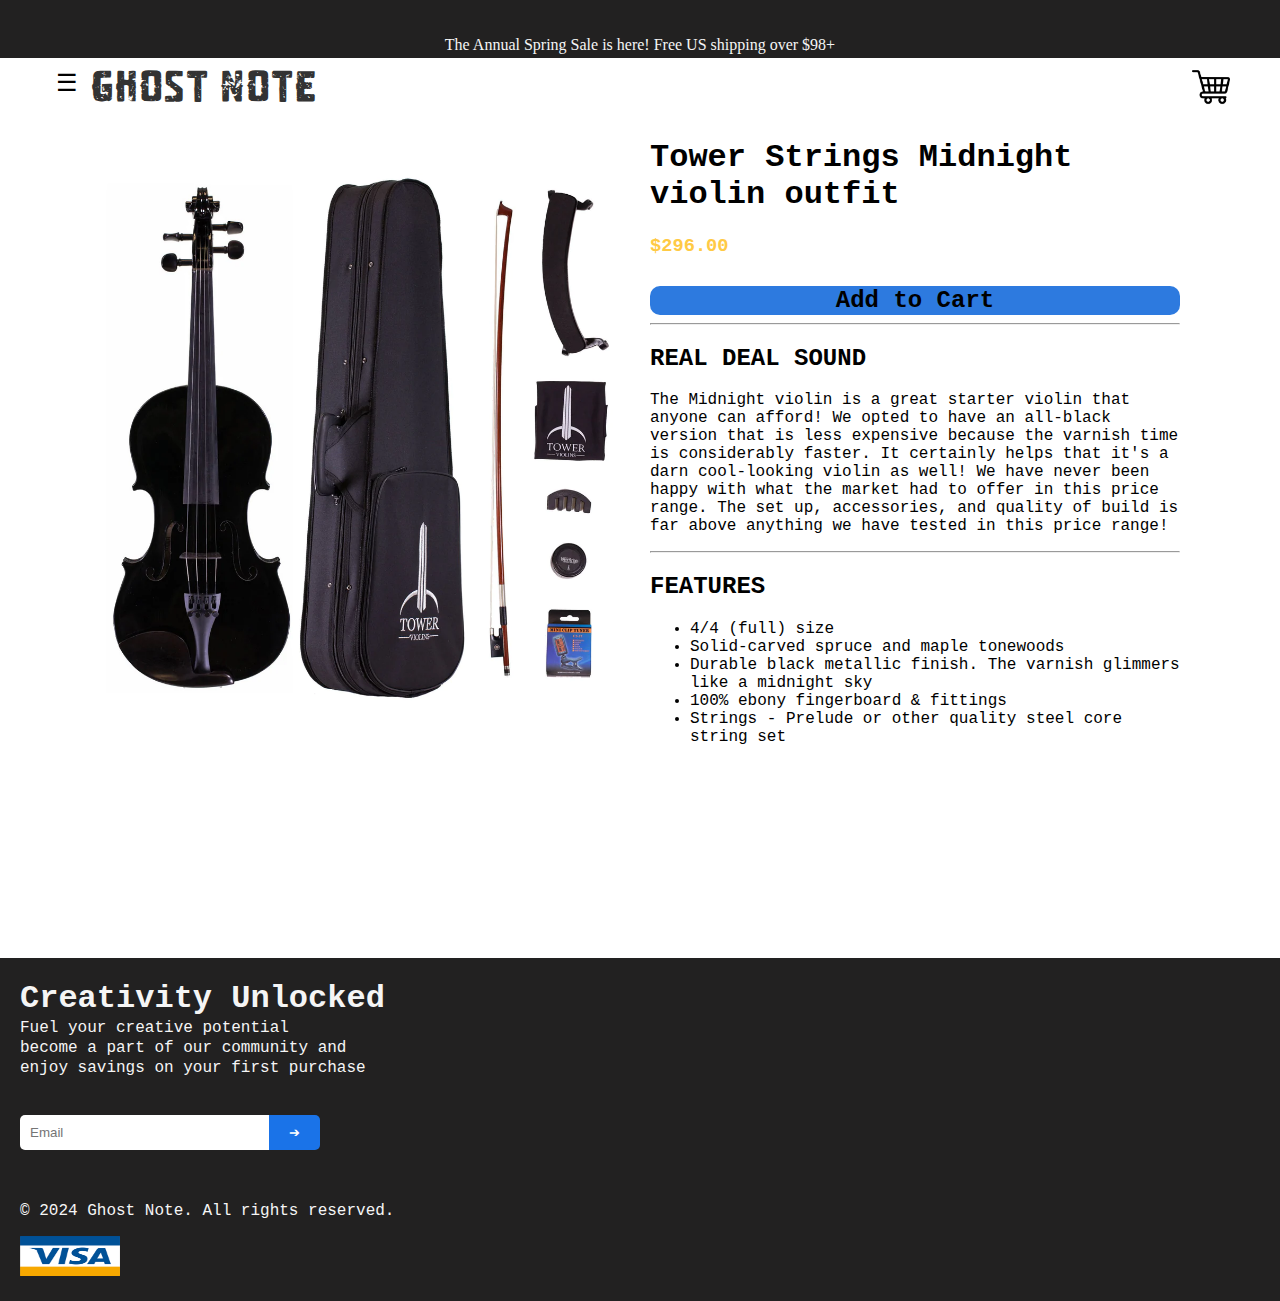
<file: midnight.html>
<!DOCTYPE html>
<html lang="en">
<head>
    <meta charset="UTF-8">
    <meta name="viewport" content="width=device-width, initial-scale=1.0">
    <title>Ghost Note - Midnight</title>
    <link rel="stylesheet" href="style.css">
    <link rel="stylesheet" href="header_footer.css">
    <link rel="stylesheet" href="nav.css">
    <link rel="stylesheet" href="font.css">
    <link rel="stylesheet" href="sidebar.css">
    <link rel="stylesheet" href="categories.css">
</head>
<body>
    <div id="header">
        <p>The Annual Spring Sale is here! Free US shipping over $98+</p>
    </div>
    <div id="sidebar" class="sidebar">
        <div class="sidebar-header">
            <a href="index.html" class="sidebar-home-link">GHOST NOTE</a>
            <button class="close-button" onclick="closeSidebar()">X</button>
        </div>
        <ul id="categoryContainer"> </ul>
    </div>
    <div id="main">
        <button class="hamburger" onclick="toggleMenu()">☰</button>
        <a href="index.html" class="home-link">GHOST NOTE</a>
        <a href="cart.html" class="cart-link"><img src="shopping-cart.png" alt="Cart"></a>
        <div id="Fender">
            <div class="image-container">
                <img src="midnight.jpg" alt="Midnight">
            </div>
            <div class="info-container">
                <h1>Tower Strings Midnight violin outfit
                </h1>
                <h3>$296.00</h3>
                <button class="add-to-cart" id="fdbut">Add to Cart</button>
                <hr>
                <h2>REAL DEAL SOUND</h2>
                 <p>The Midnight violin is a great starter violin that anyone can afford! We opted to have an all-black version that is less expensive because the varnish time is considerably faster.
                     It certainly helps that it's a darn cool-looking violin as well! We have never been happy with what the market had to offer in this price range. The set up, accessories, and quality of build is far above anything we have tested in this price range!</p>
                <hr>
                <h2>FEATURES</h2>
                <ul>
                    <li>4/4 (full) size</li>
                    <li>Solid-carved spruce and maple tonewoods</li>
                    <li>Durable black metallic finish. The varnish glimmers like a midnight sky</li>
                    <li>100% ebony fingerboard & fittings</li>
                    <li>Strings - Prelude or other quality steel core string set</li>
                </ul>
            </div>
        </div>
        
        <div id="categoryList"> </div>
    </div>
    
    <div id="footer">
        <div id="emailform">
            <h1>Creativity Unlocked</h1>
            <p>Fuel your creative potential</p>
            <p>become a part of our community and</p>
            <p>enjoy savings on your first purchase</p>
            <br>
            <br>
            <form action="/subscribe" method="post">
                <div class="email-form-group">
                    <input type="email" name="email" placeholder="Email" required>
                    <button type="submit">➔</button>
                </div>
            </form>
        </div>
        <br>
        <br>
        <div class="footer-content">
            <p>© 2024 Ghost Note. All rights reserved.</p>
            <img src="visa.jpg" alt="Your Image Description" class="footer-image" />
        </div>
    </div>
    <script src="script.js"></script>
    <script src="products.js"></script>
    <script src="categories.js"></script>
    <script src="cart.js"></script>
<style>
#main{
    height: 100%;
}
#Fender {
    font-family: 'Courier New', Courier, monospace;
    padding: 40px;
    overflow: hidden; 
    display: flex; 
    align-items: center; 
}

.image-container {
    flex: 1; 
    text-align: center; 
    padding-right: 20px; 
}

.image-container img {
    max-width: 100%; 
    height: auto; 
}

.info-container {
    flex: 1;
}

.info-container h3{
    color: #ffca45;
}

#fdbut {
    background-color: #2d7adf;
    height: 15%;
    width: 100%;
    border-radius: 10px;
    border: none;
    font-size: 24px;
    font-family: 'Courier New', Courier, monospace;
    font-weight: bold;
    margin-top: 10px;
}

</style>
</body>
</html>
</file>
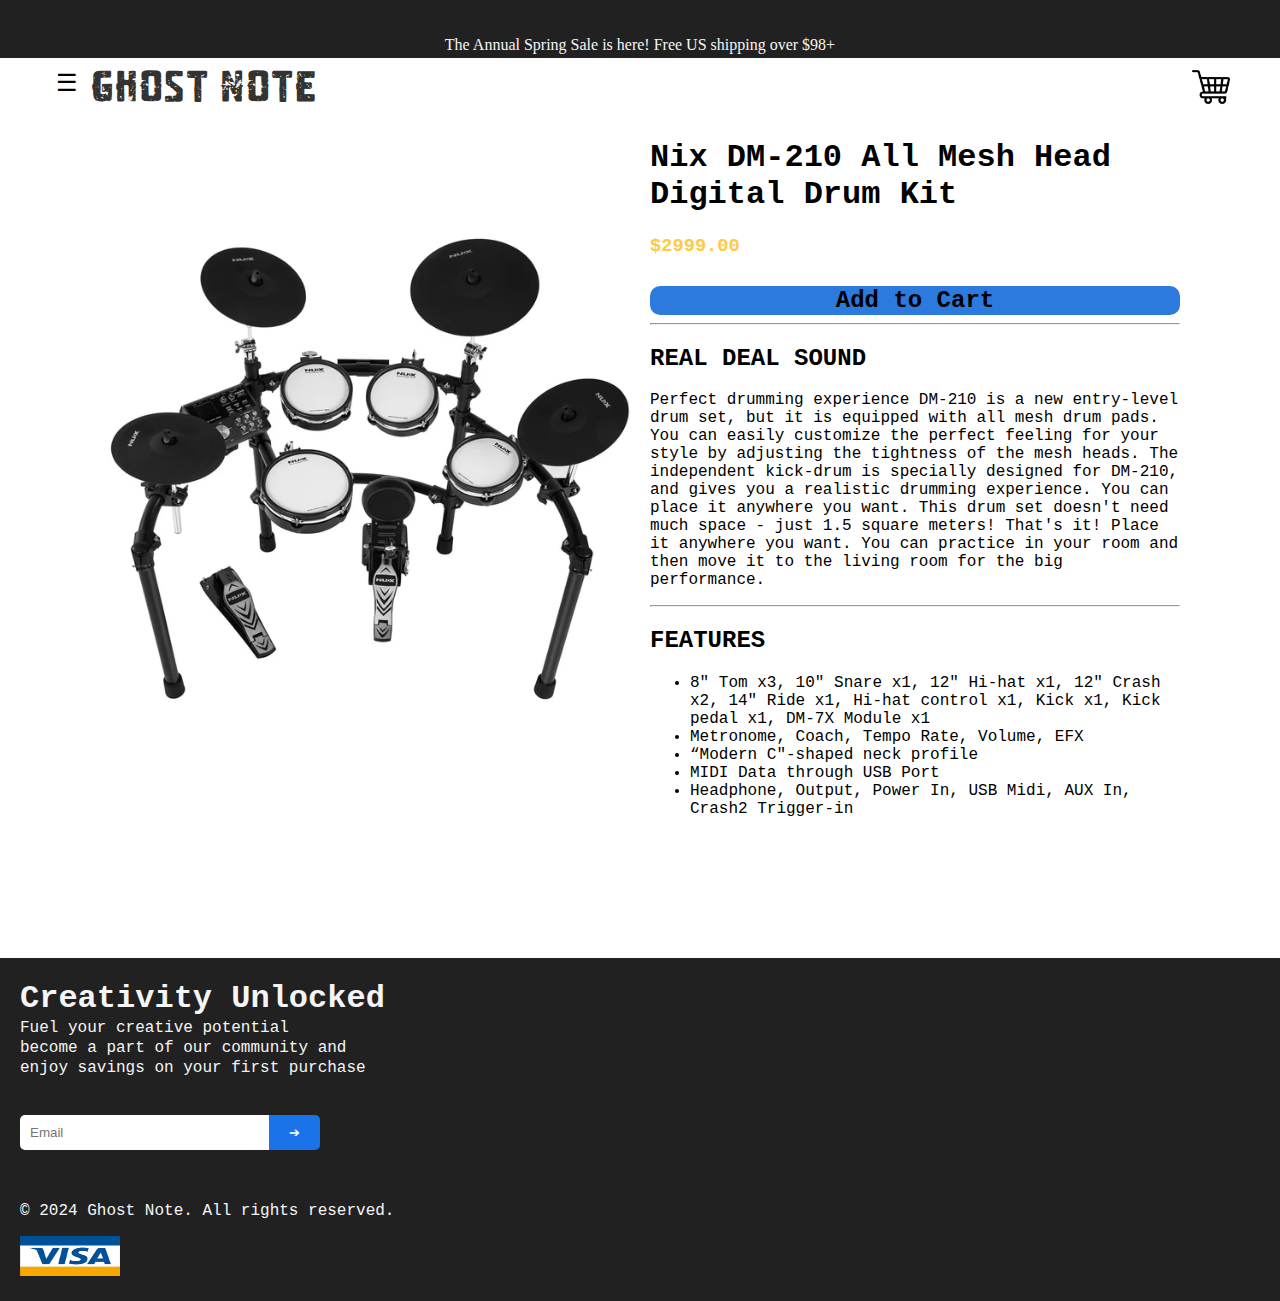
<file: nix.html>
<!DOCTYPE html>
<html lang="en">
<head>
    <meta charset="UTF-8">
    <meta name="viewport" content="width=device-width, initial-scale=1.0">
    <title>Ghost Note - Nix</title>
    <link rel="stylesheet" href="style.css">
    <link rel="stylesheet" href="header_footer.css">
    <link rel="stylesheet" href="nav.css">
    <link rel="stylesheet" href="font.css">
    <link rel="stylesheet" href="sidebar.css">
    <link rel="stylesheet" href="categories.css">
</head>
<body>
    <div id="header">
        <p>The Annual Spring Sale is here! Free US shipping over $98+</p>
    </div>
    <div id="sidebar" class="sidebar">
        <div class="sidebar-header">
            <a href="index.html" class="sidebar-home-link">GHOST NOTE</a>
            <button class="close-button" onclick="closeSidebar()">X</button>
        </div>
        <ul id="categoryContainer"> </ul>
    </div>
    <div id="main">
        <button class="hamburger" onclick="toggleMenu()">☰</button>
        <a href="index.html" class="home-link">GHOST NOTE</a>
        <a href="cart.html" class="cart-link"><img src="shopping-cart.png" alt="Cart"></a>
        <div id="Fender">
            <div class="image-container">
                <img src="NIx.jpg" alt="Fender Guitar">
            </div>
            <div class="info-container">
                <h1>Nix DM-210 All Mesh Head Digital Drum Kit
                </h1>
                 <h3>$2999.00</h3>
                <button class="add-to-cart" id="fdbut">Add to Cart</button>
                <hr>
                <h2>REAL DEAL SOUND</h2>
               <p>Perfect drumming experience DM-210 is a new entry-level drum set, but it is equipped with all mesh drum pads. You can easily customize the perfect feeling for your style by adjusting the tightness of the mesh heads. The independent kick-drum is specially designed for DM-210, and gives you a realistic drumming experience.

                You can place it anywhere you want. This drum set doesn't need much space - just 1.5 square meters! That's it! Place it anywhere you want. You can practice in your room and then move it to the living room for the big performance.</p>
                <hr>
                <h2>FEATURES</h2>
                <ul>
                    <li>8" Tom x3, 10" Snare x1, 12" Hi-hat x1, 12" Crash x2, 14" Ride x1, Hi-hat control x1, Kick x1, Kick pedal x1, DM-7X Module x1</li>
                    <li>Metronome, Coach, Tempo Rate, Volume, EFX</li>
                    <li>“Modern C"-shaped neck profile</li>
                    <li>MIDI Data through USB Port</li>
                    <li>Headphone, Output, Power In, USB Midi, AUX In, Crash2 Trigger-in</li>
                </ul>
            </div>
        </div>
        
        <div id="categoryList"> </div>
    </div>
    
    <div id="footer">
        <div id="emailform">
            <h1>Creativity Unlocked</h1>
            <p>Fuel your creative potential</p>
            <p>become a part of our community and</p>
            <p>enjoy savings on your first purchase</p>
            <br>
            <br>
            <form action="/subscribe" method="post">
                <div class="email-form-group">
                    <input type="email" name="email" placeholder="Email" required>
                    <button type="submit">➔</button>
                </div>
            </form>
        </div>
        <br>
        <br>
        <div class="footer-content">
            <p>© 2024 Ghost Note. All rights reserved.</p>
            <img src="visa.jpg" alt="Your Image Description" class="footer-image" />
        </div>
    </div>
    <script src="script.js"></script>
    <script src="products.js"></script>
    <script src="categories.js"></script>
    <script src="cart.js"></script>
<style>
#main{
    height: 100%;
}
#Fender {
    font-family: 'Courier New', Courier, monospace;
    padding: 40px;
    overflow: hidden; 
    display: flex; 
    align-items: center; 
}

.image-container {
    flex: 1; 
    text-align: center; 
    padding-right: 20px; 
}

.image-container img {
    max-width: 100%; 
    height: auto; 
}

.info-container {
    flex: 1;
}
.info-container h3{
    color: #ffca45;
}

#fdbut {
    background-color: #2d7adf;
    height: 15%;
    width: 100%;
    border-radius: 10px;
    border: none;
    font-size: 24px;
    font-family: 'Courier New', Courier, monospace;
    font-weight: bold;
    margin-top: 10px;
}

</style>
</body>
</html>
</file>
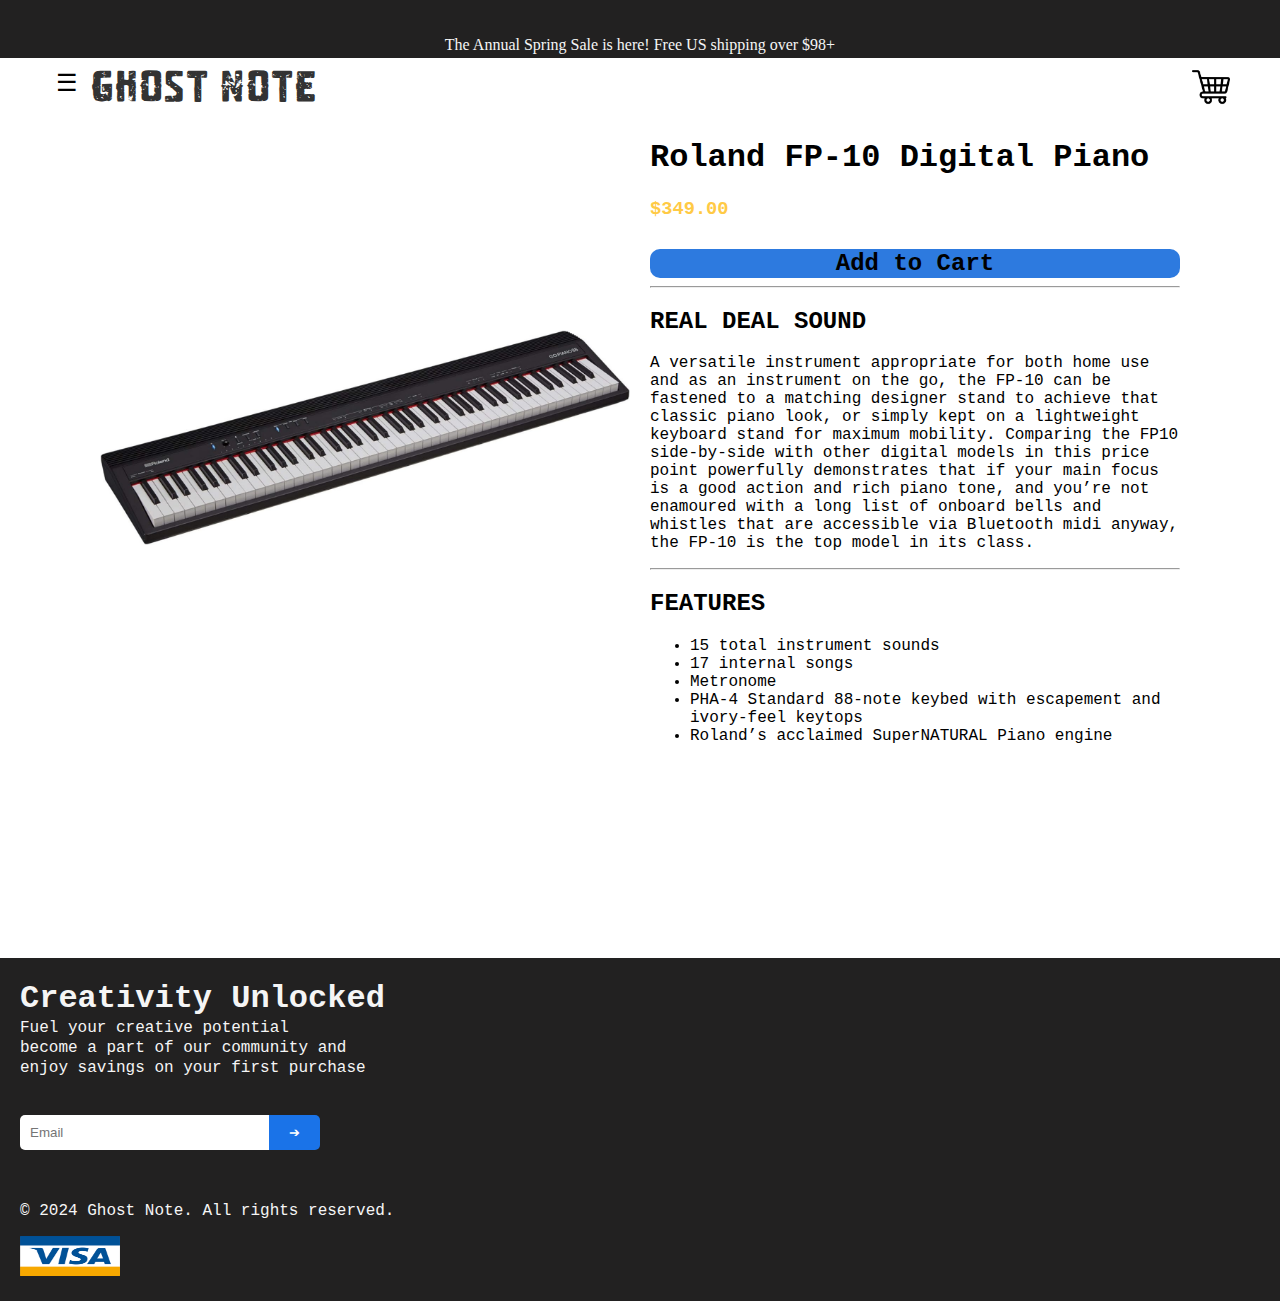
<file: roland.html>
<!DOCTYPE html>
<html lang="en">
<head>
    <meta charset="UTF-8">
    <meta name="viewport" content="width=device-width, initial-scale=1.0">
    <title>Ghost Note - Roland</title>
    <link rel="stylesheet" href="style.css">
    <link rel="stylesheet" href="header_footer.css">
    <link rel="stylesheet" href="nav.css">
    <link rel="stylesheet" href="font.css">
    <link rel="stylesheet" href="sidebar.css">
    <link rel="stylesheet" href="categories.css">
</head>
<body>
    <div id="header">
        <p>The Annual Spring Sale is here! Free US shipping over $98+</p>
    </div>
    <div id="sidebar" class="sidebar">
        <div class="sidebar-header">
            <a href="index.html" class="sidebar-home-link">GHOST NOTE</a>
            <button class="close-button" onclick="closeSidebar()">X</button>
        </div>
        <ul id="categoryContainer"> </ul>
    </div>
    <div id="main">
        <button class="hamburger" onclick="toggleMenu()">☰</button>
        <a href="index.html" class="home-link">GHOST NOTE</a>
        <a href="cart.html" class="cart-link"><img src="shopping-cart.png" alt="Cart"></a>
        <div id="Fender">
            <div class="image-container">
                <img src="roland1.jpg" alt="Fender Guitar">
            </div>
            <div class="info-container">
                <h1>Roland FP-10 Digital Piano
                </h1>
                 <h3>$349.00</h3>
                <button class="add-to-cart" id="fdbut">Add to Cart</button>
                <hr>
                <h2>REAL DEAL SOUND</h2>
               <p>A versatile instrument appropriate for both home use and as an instrument on the go, the FP-10 can be fastened to a matching designer stand to achieve that classic piano look, or simply kept on a lightweight keyboard stand for maximum mobility. Comparing the FP10 side-by-side with other digital models in this price point powerfully demonstrates that if your main focus is a good action and rich piano tone, and you’re not enamoured with a long list of onboard bells and whistles that are accessible via Bluetooth midi anyway, the FP-10 is the top model in its class.</p>
                <hr>
                <h2>FEATURES</h2>
                <ul>
                    <li>15 total instrument sounds</li>
                    <li>17 internal songs</li>
                    <li>Metronome</li>
                    <li>PHA-4 Standard 88-note keybed with escapement and ivory-feel keytops</li>
                    <li>Roland’s acclaimed SuperNATURAL Piano engine</li>
                </ul>
            </div>
        </div>
        
        <div id="categoryList"> </div>
    </div>
    
    <div id="footer">
        <div id="emailform">
            <h1>Creativity Unlocked</h1>
            <p>Fuel your creative potential</p>
            <p>become a part of our community and</p>
            <p>enjoy savings on your first purchase</p>
            <br>
            <br>
            <form action="/subscribe" method="post">
                <div class="email-form-group">
                    <input type="email" name="email" placeholder="Email" required>
                    <button type="submit">➔</button>
                </div>
            </form>
        </div>
        <br>
        <br>
        <div class="footer-content">
            <p>© 2024 Ghost Note. All rights reserved.</p>
            <img src="visa.jpg" alt="Your Image Description" class="footer-image" />
        </div>
    </div>
    <script src="script.js"></script>
    <script src="products.js"></script>
    <script src="categories.js"></script>
    <script src="cart.js"></script>
<style>
#main{
    height: 100%;
}
#Fender {
    font-family: 'Courier New', Courier, monospace;
    padding: 40px;
    overflow: hidden; 
    display: flex; 
    align-items: center; 
}

.image-container {
    flex: 1; 
    text-align: center; 
    padding-right: 20px; 
}

.image-container img {
    max-width: 100%; 
    height: auto; 
}

.info-container {
    flex: 1;
}
.info-container h3{
    color: #ffca45;
}

#fdbut {
    background-color: #2d7adf;
    height: 15%;
    width: 100%;
    border-radius: 10px;
    border: none;
    font-size: 24px;
    font-family: 'Courier New', Courier, monospace;
    font-weight: bold;
    margin-top: 10px;
}

</style>
</body>
</html>
</file>
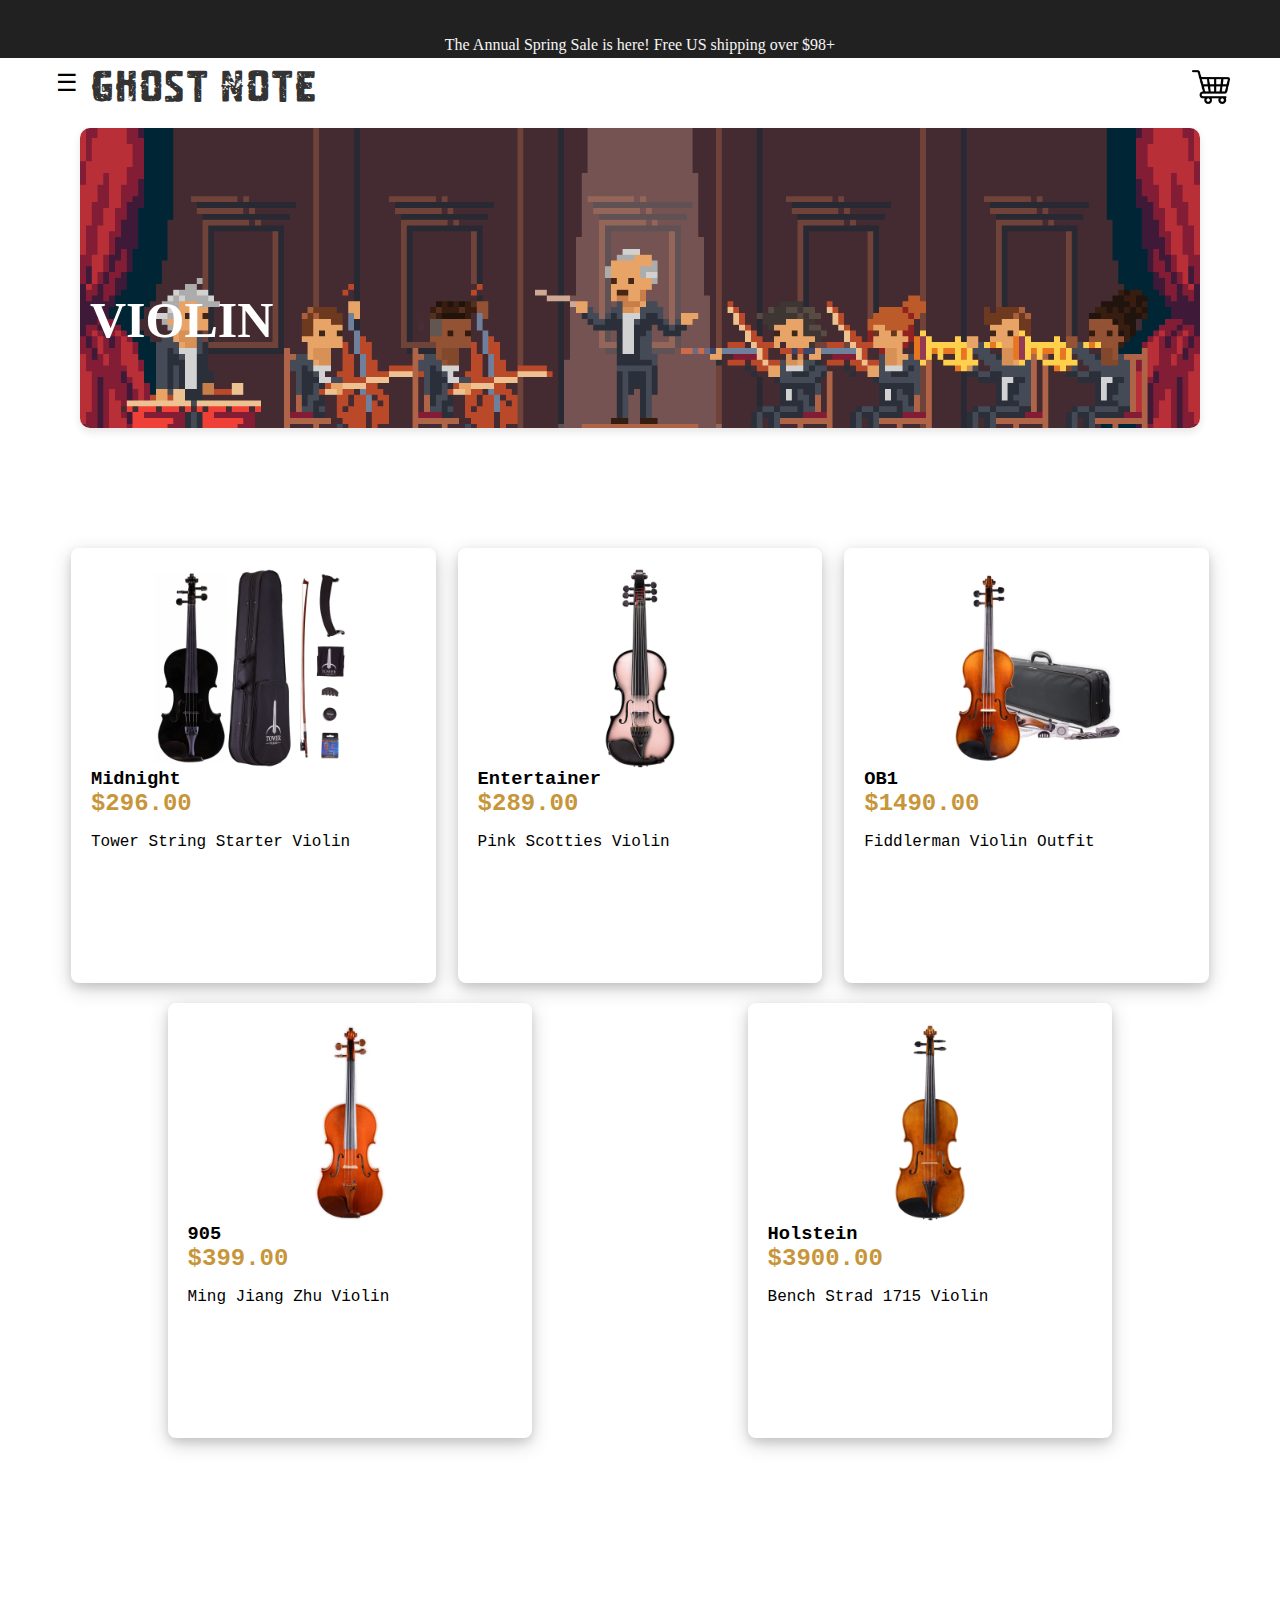
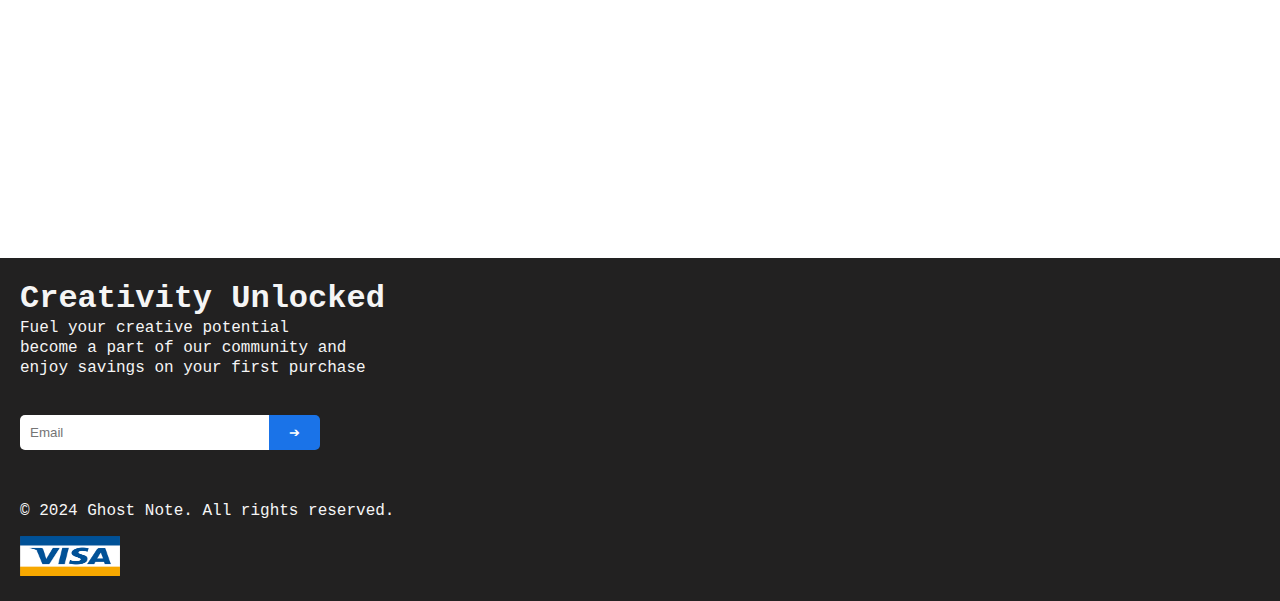
<file: violin.html>
<!DOCTYPE html>
<html lang="en">
<head>
    <meta charset="UTF-8">
    <meta name="viewport" content="width=device-width, initial-scale=1.0">
    <title>Ghost Note - Violin</title>
    <link rel="stylesheet" href="style.css">
    <link rel="stylesheet" href="header_footer.css">
    <link rel="stylesheet" href="nav.css">
    <link rel="stylesheet" href="font.css">
    <link rel="stylesheet" href="sidebar.css">
    <link rel="stylesheet" href="product_promo.css">
    <link rel="stylesheet" href="categories.css">
    <link rel="stylesheet" href="newpage.css">
</head>
<body>
    <div id="header">
        <p>The Annual Spring Sale is here! Free US shipping over $98+</p>
    </div>
    <div id="sidebar" class="sidebar">
        <div class="sidebar-header">
            <a href="index.html" class="sidebar-home-link">GHOST NOTE</a>
            <button class="close-button" onclick="closeSidebar()">X</button>
        </div>
        <ul id="categoryContainer"> </ul>
    </div>
    <div id="main">
        <button class="hamburger" onclick="toggleMenu()">☰</button>
        <a href="index.html" class="home-link">GHOST NOTE</a>
        <a href="cart.html" class="cart-link"><img src="shopping-cart.png" alt="Cart"></a>
        <div id="promo-box" class="promo-box">
            <h2 id="category-header">VIOLIN</h2>
            <img src="violin.GIF" alt="Promotional Image" style="width: 100%; height: auto;">
        </div>

        <div class="card-container">
            <div class="card" onclick="goToProduct('midnight.html')">
                <img src="midnight.jpg" alt="Midnight">
                <h3>Midnight</h3>
                <h2>$296.00</h2>
                <p>Tower String Starter Violin</p>
                <button class="add-to-cart" onclick="addToCart({ id: 'V3', name: 'Midnight', price: 29600 })">Add to Cart</button>
            </div>
            <div class="card" onclick="addToCart({ id: 'V4', name: 'Entertainer', price: 28900 })">
                <img src="entertainer.jpg" alt="Entertainer">
                <h3>Entertainer</h3>
                <h2>$289.00</h2>
                <p>Pink Scotties Violin</p>
                <button class="add-to-cart">Add to Cart</button>
            </div>
            <div class="card" onclick="addToCart({ id: 'V7', name: 'OB1', price: 149000 })">
                <img src="OB1.jpg" alt="OB1">
                <h3>OB1</h3>
                <h2>$1490.00</h2>
                <p>Fiddlerman Violin Outfit</p>
                <button class="add-to-cart">Add to Cart</button>
            </div>
            <div class="card" onclick="addToCart({ id: 'V98', name: '905', price: 39000 })">
                <img src="9051.jpg" alt="905">
                <h3>905</h3>
                <h2>$399.00</h2>
                <p>Ming Jiang Zhu Violin</p>
                <button class="add-to-cart">Add to Cart</button>
            </div>
            <div class="card" onclick="addToCart({ id: 'V56', name: 'Holstein', price: 390000 })">
                <img src="holstein.jpg" alt="Holstein">
                <h3>Holstein</h3>
                <h2>$3900.00</h2>
                <p>Bench Strad 1715 Violin</p>
                <button class="add-to-cart">Add to Cart</button>
            </div>
        </div>
        
        
        <div id="categoryList"> </div>
    </div>
    
    <div id="footer">
        <div id="emailform">
            <h1>Creativity Unlocked</h1>
            <p>Fuel your creative potential</p>
            <p>become a part of our community and</p>
            <p>enjoy savings on your first purchase</p>
            <br>
            <br>
            <form action="/subscribe" method="post">
                <div class="email-form-group">
                    <input type="email" name="email" placeholder="Email" required>
                    <button type="submit">➔</button>
                </div>
            </form>
        </div>
        <br>
        <br>
        <div class="footer-content">
            <p>© 2024 Ghost Note. All rights reserved.</p>
            <img src="visa.jpg" alt="Your Image Description" class="footer-image" />
        </div>
    </div>
    <script src="script.js"></script>
    <script src="products.js"></script>
    <script src="categories.js"></script>
    <script src="cart.js"></script>
    <script>
    function goToProduct(productPage) {
            window.location.href = productPage;
        }
    </script>
    
</body>
</html>
</file>
<file: style.css>
body, html {
    margin: 0;
    padding: 0;
    height: 100%;
    position: relative;
}
#main{
    background-color: #fff;
    overflow-y: auto;
    padding: 20px;
}

#main {
    display: flex;
    flex-direction: column;
    align-items: center;
    justify-content: flex-start;
    width: 100%;
    padding: 20px;  
    box-sizing: border-box;
    min-width: 320px; 
    max-width: 1200px;
    margin: auto; 
    height: 200%;
}

body:not(.sidebar-open) #main {
    position: relative;
    width: 100%;
    overflow: auto;
}

#BX {
    width: 100%;
    padding-left: 20px;
    padding-right: 20px;
    box-sizing: border-box;
    margin-bottom: 20px;
    margin-top: 80px;
}

#BX ul {
    display: flex;
    overflow-x: auto;
    margin: 0;
    padding: 0;
    list-style: none;
    align-items: center;
}

#BX li {
    flex: 0 0 auto;
    margin-right: 30px;
    width: 300px;
    height: 500px;
    position: relative;
    display: flex;
    justify-content: center;
    align-items: flex-start;
    overflow: hidden;
}

#BX img {
    width: 100%;
    height: 100%;
    object-fit: cover;
    position: absolute;
    top: 0;
    left: 0;
    border-radius: 10px;
}

#BX p {
    z-index: 2;
    color: white;
    width: 100%;
    padding: 10px; 
    margin: 0; 
    text-align: left;
    position: absolute;
    top: 10px; 
    left: 10px;
    font-size: 40px;
    font-weight: bold;
    display: inline; 
}
#BX li:last-child {
    margin-right: 0; 
}

#BX ul::-webkit-scrollbar {
    height: 10px;
    
}

#BX ul::-webkit-scrollbar-track {
    background: #f1f1f1;
}

#BX ul::-webkit-scrollbar-thumb {
    background: #888;
}

#BX ul::-webkit-scrollbar-thumb:hover {
    background: #555;
}
</file>
<file: header_footer.css>
#header {
    background-color: #222121;
    text-align: center;
    padding: 20px;
    color: whitesmoke;
    height: 2%;
}

#footer {
    text-align: left;
    background-color: #222121;
    padding: 20px;
    color: whitesmoke;
    font-family: 'Courier New', Courier, monospace;
}

#footer img{
    height: 40px;
    width: 100px;
}
#emailform h1, #emailform p {
    margin-top: 2px;
    margin-bottom: 2px;
}

.email-form-group {
    display: flex;
    border-radius: 5px;
    overflow: hidden;
    width: 300px;
}

#emailform input[type="email"] {
    flex-grow: 1;
    border: none;
    padding: 10px;
    margin-right: -1px;
}

#emailform button {
    padding: 10px 20px;
    background-color: #1A73E8; 
    color: white;
    border: none; 
    cursor: pointer;
    

}

#emailform button:hover {
    background-color: #165AB6; 
}
</file>
<file: nav.css>
.hamburger, .home-link, .cart-link {
    position: absolute;
    top: 10px;
    font-size: 24px;
    background: none;
    border: none;
    font-family: 'GHOST';
}

.hamburger {
    left: 10px;
    z-index: 1000;
}

.cart-link {
    position: absolute; 
    right: 10px; 
    top: 10px;
    z-index: 1000;/
}

.cart-link img {
    width: 38x;
    height: 38px;
}

.home-link {
    left: 50px;
    font-size: 39px;
    color: #333;
    text-decoration: none;
    z-index: 500;
}

@media (max-width: 768px) {
    .cart-link {
        right: 50%;
        transform: translateX(50%);
    }
}
</file>
<file: font.css>
@font-face {
    font-family: 'GHOST';
    src: url(GrungyBoldy-Regular.ttf) format('truetype');
}
</file>
<file: sidebar.css>
.sidebar {
    width: 0; 
    position: fixed; 
    left: 0;
    top: 0;
    bottom: 0;
    background-color: white; 
    overflow-x: hidden; 
    transition: 0.3s; 
    border-radius: 10px; 
    z-index: 1000; 
    font-family: 'GHOST';
    color: #333;
}


.sidebar.active {
    width: 300px;
    margin-top: 10px;
    margin-bottom: 10px;
    margin-left: 10px;
    box-shadow: 4px 0 8px rgba(0,0,0,0.5);
}

@media (min-width: 1024px) {
    .sidebar.active {
        width: 500px;
    }
}

.sidebar-header {
    display: flex;
    justify-content: space-between; 
    align-items: center; 
    padding: 10px; 
}

.sidebar-home-link {
    text-decoration: none;  
    color:#333;  
    font-size: 24px; 
    margin-top: 7px;
}

.close-button {
    border: none;
    background: none; 
    font-size: 24px;
    cursor: pointer; 
    font-family: 'GHOST';
    margin-top: 7px;
}
</file>
<file: product_promo.css>
#promo-box {
    background-color: #fff;
    box-shadow: 0 4px 8px rgba(0,0,0,0.1);
    transition: transform 0.2s, box-shadow 0.2s;
    border-radius: 10px;
    
}

#promo-box {
    width: calc(100% - 40px); 
    margin-top: 50px; 
    margin-bottom: 20px;
    position: relative;
    height: 300px;
    background-color: #f9f9f9;
    border-radius: 10px;
    box-shadow: 0 4px 8px rgba(0,0,0,0.1);
    overflow: hidden;
    display: flex;
    justify-content: center;
    align-items: center;
}

#promo-box img {
    width: 100%;
    height: 100%;
    object-fit: cover;
    border-radius: inherit;
}

@media (min-width: 768px) {
    #promo-box {
        margin-top: 50px; 
    }
}
</file>
<file: categories.css>
#category-header {
    position: absolute;
    top: 50%; 
    left: 10px; 
    transform: translateY(-50%); 
    font-size: 50px;
    font-weight: bold;
    text-transform: uppercase;
    color: white;
}

#categoryContainer {
    list-style-type: none;
    padding: 0; 
    margin: 0; 
    border-bottom: 1px solid #ccc;
    padding-bottom: 15px;
}

#categoryContainer li {
    padding: 8px;
    color:#333; 
}

#categoryContainer a {
    text-decoration: none;
    color: #333;
    font-size: 24px; 
    font-family:'Courier New', Courier, monospace; 
    display: block;
    text-align: left;
    margin-top: 20px;
    margin-left: 10px;
    font-weight: bold;
}

#categoryContainer a:hover {
    background-color: #f0f0f0; 
    border-radius: 10px;
    height: 40px; 
}
</file>
<file: newpage.css>
.card-container {
    display: flex;
    flex-wrap: wrap;
    justify-content: space-around;
    margin-top: 100px;
    font-family: 'Courier New', Courier, monospace;
}



.card {
    position: relative; 
    width: 28%;
    height: 55%;
    padding: 20px;
    margin: 7x;
    margin-bottom: 20px;
    border-radius: 8px;
    background-color: white;
    box-shadow: 0 4px 8px rgba(0,0,0,0.1), 0 6px 20px rgba(0,0,0,0.19); 
    display: flex;
    flex-direction: column; 
    overflow: hidden; 
    transition: box-shadow 0.3s ease;
}

.card img {
    width: 100%; 
    height: 200px;
    object-fit: contain; 
    border-top-left-radius: 8px; 
    border-top-right-radius: 8px;
}

.card h3{
    margin-top: 40px;
}
.card h3{
    margin: 0;
    text-align: left;
    
}

.card p{
    text-align: left;
}
.card h2{
    color: rgb(199, 150, 58);
    margin: 0;
    text-align: left;
}
.card button{
    width: 75%;
    height: 20%;
    align-items: center;

}


.card button {
    display: none;
    border-radius: 10px;
    border: none;
    margin-top: 40px;
    margin-left: 35px;
}

.card:hover button {
    display: block; 
    background-color: #2d7adf;
    transition: none;
}

.card button:hover {
    background-color: #2d7adf;
    box-shadow: none;
}
</file>
<file: cart.css>
#main {
    height: 90%;
    position: relative;
}

#summary {
    width: 90%;
   
    background-color: rgb(55, 69, 107);
    padding: 20px;
    border-radius: 10px;
    box-shadow: 0 0 10px rgba(0, 0, 0, 0.3);
    position: absolute;
    top: 50%;
    left: 50%;
    transform: translate(-50%, -50%);
    font-family: 'Courier New', Courier, monospace;
    height: 60%;
}

#cart-items {
    max-height: 200px; 
    overflow-y: auto; 
    padding-bottom: 10px;
}

.item {
    display: flex; 
    justify-content: space-between;
    align-items: center; 
    color: rgb(252, 185, 122);
    font-size: 24px;
    font-weight: bold;
}

.item-name {
    font-weight: bold; 
}

.item-price {
    font-weight: bold; 
}

#subtotal{
    margin-top: 90px;
    color: rgb(252, 185, 122);
}

#tax, #total {
    margin-top: 10px;
    color: rgb(252, 185, 122);
     
}

#total{
    margin-bottom: 40px;
}

#checkout-button{
    
    display: block; 
    width: 100%; 
    padding: 10px 0; 
    margin-top: 20px; 
    background-color: rgb(252, 185, 122);
    color: white;
    border: none;
    border-radius: 5px;
    cursor: pointer;
    font-size: 16px;

}
#clear-cart-button{
    display: block; 
    width: 100%; 
    padding: 10px 0; 
    margin-top: 90px; 
    background-color: rgb(252, 185, 122);
    color: white;
    border: none;
    border-radius: 5px;
    cursor: pointer;
    font-size: 16px;
}

#checkout-button:hover{
    background-color: #2d7adf;
}

#clear-cart-button:hover{
    background-color: rgb(206, 100, 67);
}

.remove-button {
    background: none; 
    border: none; 
    padding: 0; 
    cursor: pointer; 
    margin-left: 5px; 
}
</file>
<file: checkout.css>
#main {
    height: 90%;
    position: relative;
}

#summary {
    width: 90%;
    background-color: rgb(55, 69, 107);
    padding: 20px;
    border-radius: 10px;
    box-shadow: 0 0 10px rgba(0, 0, 0, 0.3);
    position: absolute;
    top: 50%;
    left: 50%;
    transform: translate(-50%, -50%);
    font-family: 'Courier New', Courier, monospace;
    height: 60%;
    color: rgb(252, 185, 122);
}

#payment-form label {
    color: rgb(252, 185, 122);
    margin-bottom: 5px;
    display: block;
}

#payment-form input[type="text"],
#payment-form input[type="submit"] {
    width: calc(100% - 22px); 
    padding: 10px;
    margin-bottom: 10px;
    font-size: 16px;
    border-radius: 5px;
    border: 1px solid #ccc;
    background-color: #f9f9f9;
    color: #333;
    vertical-align: middle; 
    box-sizing: border-box; 
}

.error-message {
    color: red;
}

#payment-form button[type="submit"] {
    display: inline-block; 
    width: calc(100% - 22px); 
    padding: 10px 0;
    margin-top: 20px;
    background-color: rgb(252, 185, 122);
    color: white;
    border: none;
    border-radius: 5px;
    cursor: pointer;
    font-size: 16px;
    vertical-align: middle; 
    box-sizing: border-box; 
}

#payment-form button[type="submit"]:hover {
    background-color: #2d7adf;
}
</file>
<file: contactUs.css>
#contact-form {
    display: flex;
    flex-direction: row;
    justify-content: space-around;
    align-items: center;
    border-radius: 9px;
    width: 90%;
    margin-top: 50px;
    margin-left: auto;
    margin-right: auto;
    height: 54%;
    background-color: rgb(55, 69, 107);
    overflow: hidden;
    margin-top: 140px;
    color: rgb(252, 185, 122);
}

#main{
    height: 80%;
    width: auto;
}

#contact-form div {
    flex: 1;
}

#contact-form img {
    width: 40%;
    height: 100%;
    border-top-right-radius: 9px;
    border-bottom-right-radius: 9px;
}

#contact-form ::placeholder{
    color: rgb(252, 185, 122);
    font-weight: bold;
}

#contact-form input, #contact-form textarea{
    width: 50%; 
    padding: 10px;
    margin-top: 10px;
    font-size: 12px;
    border-radius: 10pc;
    margin-left: 90px;
    border: none;
}

#contact-form button {
    background-color: rgb(252, 185, 122);
    color: white;
    border: none;
    cursor: pointer;
    width: 50%; 
    padding: 10px;
    margin-top: 10px;
    font-size: 16px;
    border-radius: 10pc;
    margin-left: 100px;
    margin-bottom: 10px;
}

#main h1,
#main h2 {
    text-align: center;
}
</file>
